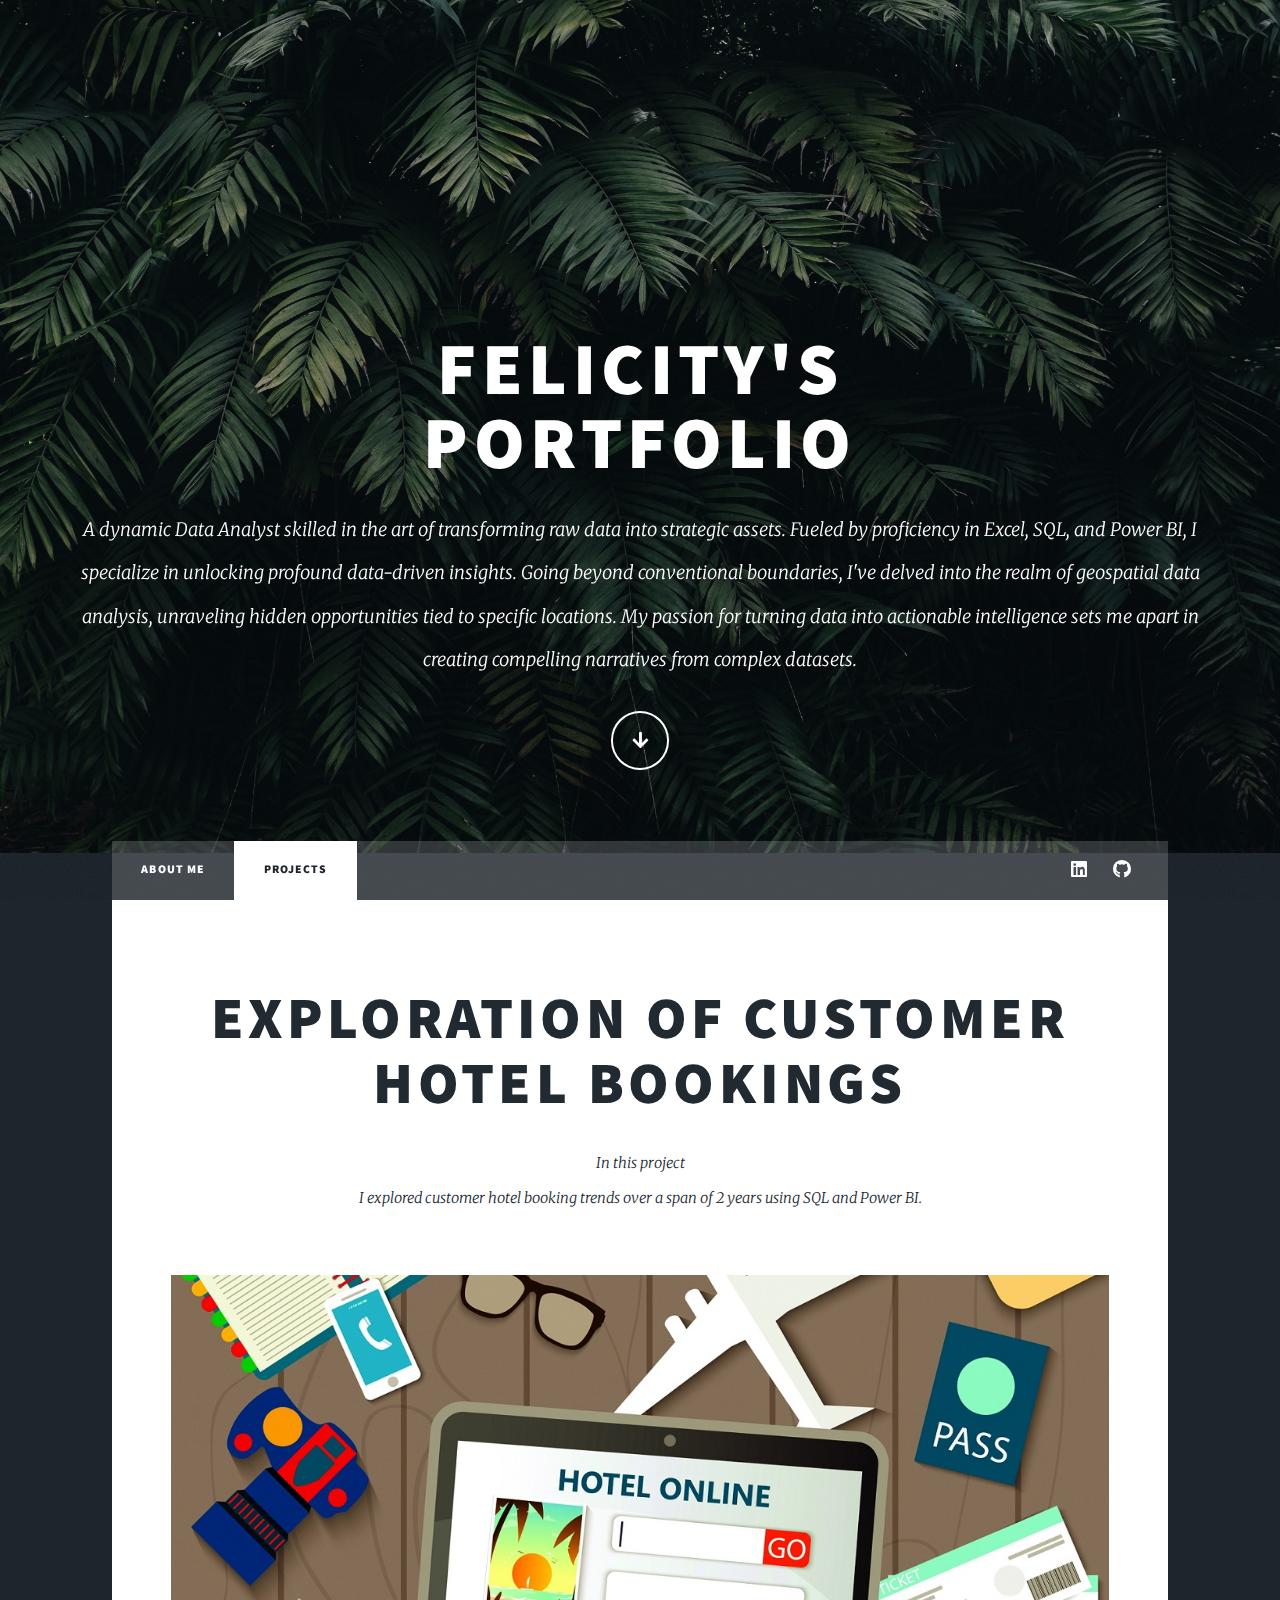
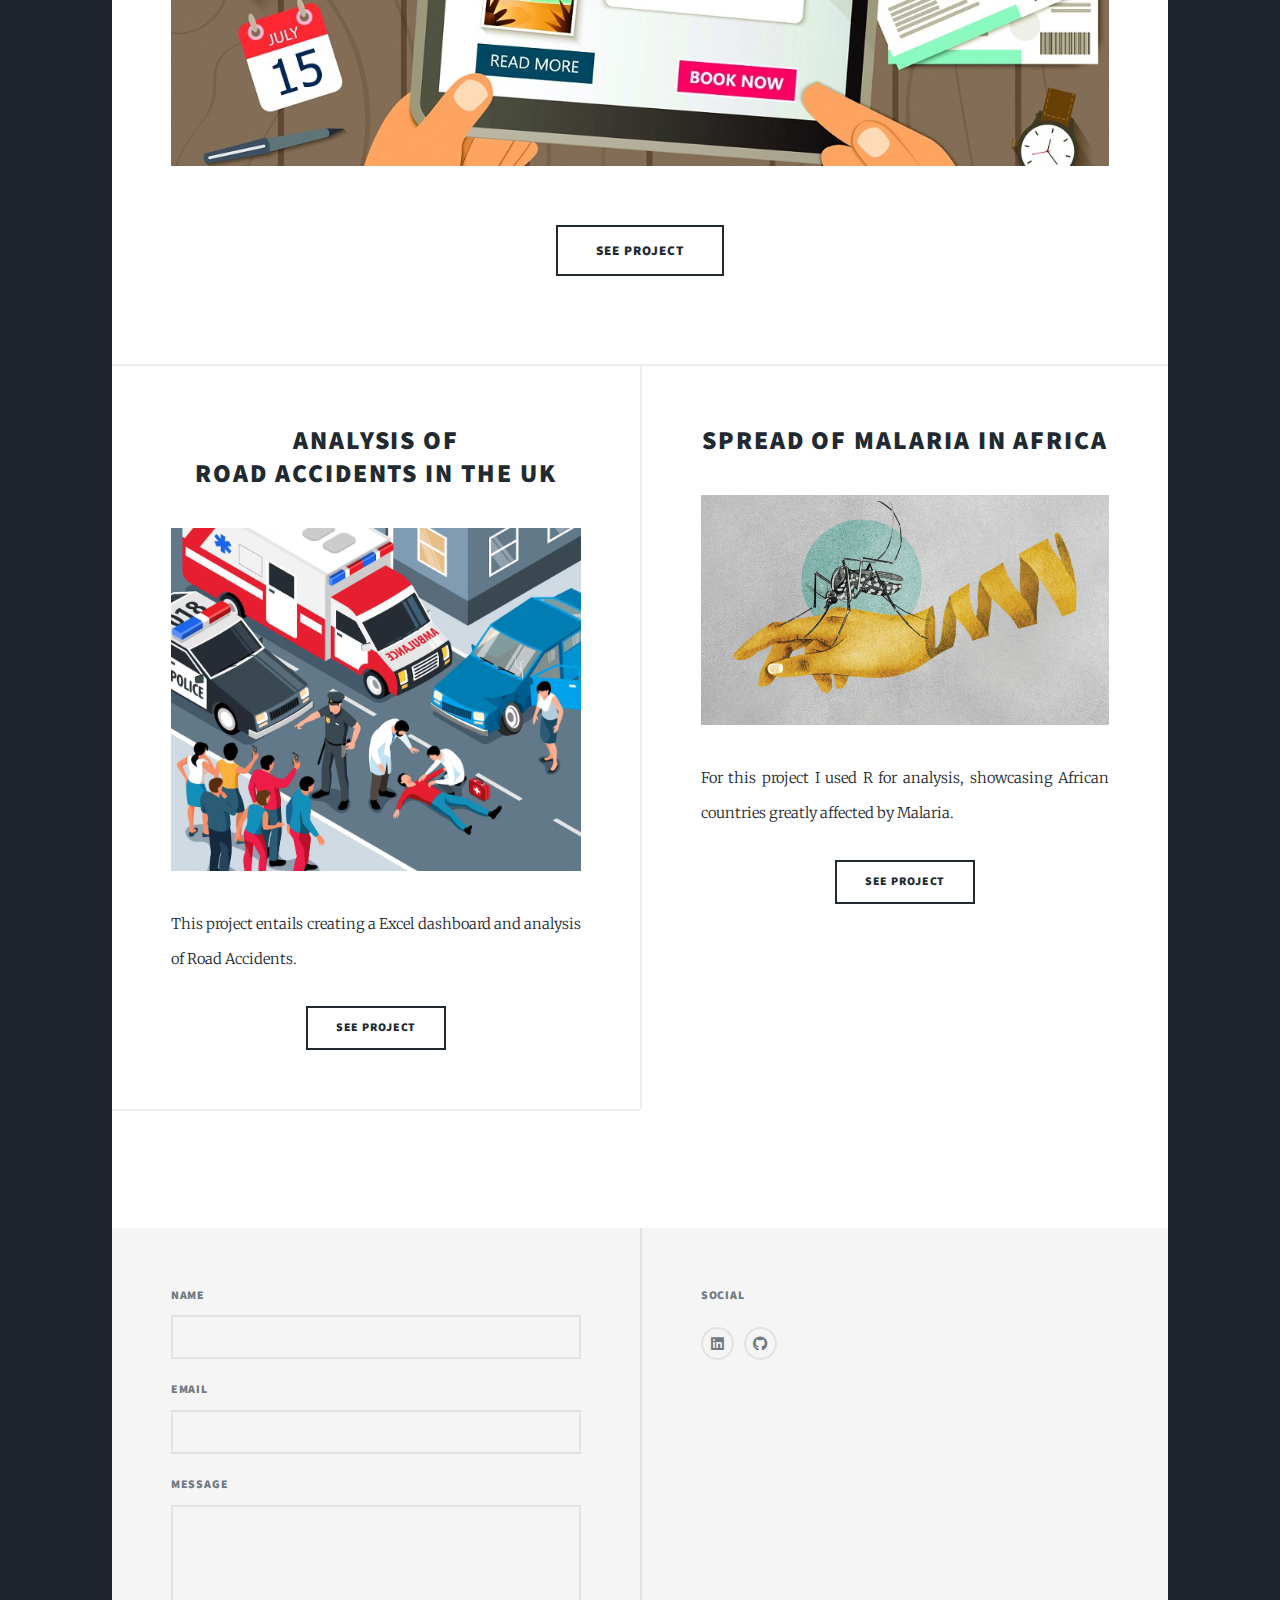
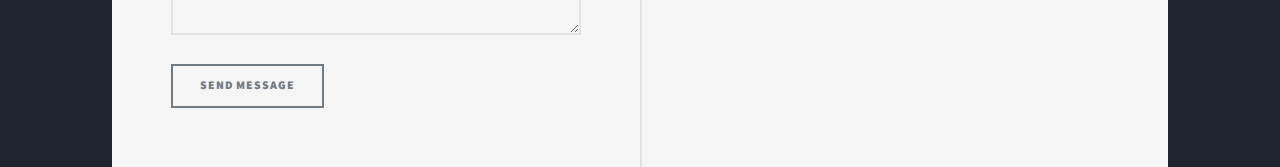
<file: index.html>
<!DOCTYPE HTML>
<!--
	Massively by HTML5 UP
	html5up.net | @ajlkn
	Free for personal and commercial use under the CCA 3.0 license (html5up.net/license)
-->
<html>
	<head>
		<title>Felicity's Portfolio</title>
		<meta charset="utf-8" />
		<meta name="viewport" content="width=device-width, initial-scale=1, user-scalable=no" />
		<link rel="stylesheet" href="assets/css/main.css" />
		<noscript><link rel="stylesheet" href="assets/css/noscript.css" /></noscript>
	</head>
	<body class="is-preload">

		<!-- Wrapper -->
			<div id="wrapper" class="fade-in">

				<!-- Intro -->
					<div id="intro">
						<h1>FELICITY'S<br />
						PORTFOLIO</h1>
						<p>A dynamic Data Analyst skilled in the art of transforming raw data into strategic assets. Fueled by proficiency in Excel, SQL, and Power BI, I specialize in unlocking profound data-driven insights. 
							Going beyond conventional boundaries, I've delved into the realm of geospatial data analysis, unraveling hidden opportunities tied to specific locations. 
							My passion for turning data into actionable intelligence sets me apart in creating compelling narratives from complex datasets.</p>
						<ul class="actions">
							<li><a href="#header" class="button icon solid solo fa-arrow-down scrolly">Continue</a></li>
						</ul>
					</div>

				<!-- Header -->
					<header id="header">
						<a href="index.html" class="logo">Hi There 🙋🏾‍♀️</a>
					</header>

				<!-- Nav -->
					<nav id="nav">
						<ul class="links">
							<li><a href="generic.html">About Me</a></li>
							<li class="active"><a href="index.html">Projects</a></li>
							<!--<li><a href="elements.html">Elements Reference</a></li>-->
						</ul>
						<ul class="icons">
							<!--<li><a href="#" class="icon brands fa-twitter"><span class="label">Twitter</span></a></li>-->
							<!--<li><a href="#" class="icon brands fa-facebook-f"><span class="label">Facebook</span></a></li>-->
							<li><a href="https://www.linkedin.com/in/felicitywanjiru/" class="icon brands fa-linkedin"><span class="label">LinkedIn</span></a></li>
							<li><a href="https://github.com/mukunjufelicity" class="icon brands fa-github"><span class="label">GitHub</span></a></li>
						</ul>
					</nav>

				<!-- Main -->
					<div id="main">

						<!-- Featured Post -->
							<article class="post featured">
								<header class="major">
									<!--<span class="date">April 25, 2017</span>-->
									<h2><a href="https://github.com/mukunjufelicity/Hotel-Booking-Analysis_SQL-Power-BI">EXPLORATION OF CUSTOMER HOTEL BOOKINGS<br />
									</a></h2>
									<p>In this project<br />
									I explored customer hotel booking trends over a span of 2 years using SQL and Power BI.</p>
								</header>
								<a href="https://github.com/mukunjufelicity/Hotel-Booking-Analysis_SQL-Power-BI" class="image main"><img src="images/hotel.jpg" alt="" /></a>
								<ul class="actions special">
									<li><a href="https://github.com/mukunjufelicity/Hotel-Booking-Analysis_SQL-Power-BI" class="button large">SEE PROJECT</a></li>
								</ul>
							</article>

						<!-- Posts -->
							<section class="posts">
								<article>
									<header>
										<!--<span class="date">April 24, 2017</span>-->
										<h2><a href="https://github.com/mukunjufelicity/Road-Accidents-Dashboard_Excel-Analysis">ANALYSIS OF<br />
										ROAD ACCIDENTS IN THE UK</a></h2>
									</header>
									<a href="https://github.com/mukunjufelicity/Road-Accidents-Dashboard_Excel-Analysis" class="image fit"><img src="images/accident.png" alt="" /></a>
									<p>This project entails creating a Excel dashboard and analysis of Road Accidents.</p>
									<ul class="actions special">
										<li><a href="https://github.com/mukunjufelicity/Road-Accidents-Dashboard_Excel-Analysis" class="button">SEE PROJECT</a></li>
									</ul>
								</article>
								<article>
									<header>
										<!--<span class="date">April 22, 2017</span>-->
										<h2><a href="https://github.com/mukunjufelicity/Malaria_in_Africa_R-Map-Analysis">Spread of Malaria in Africa<br />
										</a></h2>
									</header>
									<a href="https://github.com/mukunjufelicity/Malaria_in_Africa_R-Map-Analysis" class="image fit"><img src="images/malaria.jpg" alt="" /></a>
									<p>For this project I used R for analysis, showcasing African countries greatly affected by Malaria.</p>
									<ul class="actions special">
										<li><a href="https://github.com/mukunjufelicity/Malaria_in_Africa_R-Map-Analysis" class="button">SEE PROJECT</a></li>
									</ul>
								</article>
								<article>
									<!--<header>
										<span class="date">April 18, 2017</span>
										<h2><a href="#">Ante mattis<br />
										interdum dolor</a></h2>
									</header>
									<a href="#" class="image fit"><img src="images/pic04.jpg" alt="" /></a>
									<p>Donec eget ex magna. Interdum et malesuada fames ac ante ipsum primis in faucibus. Pellentesque venenatis dolor imperdiet dolor mattis sagittis magna etiam.</p>
									<ul class="actions special">
										<li><a href="#" class="button">Full Story</a></li>
									</ul>
								</article>
								<article>
									<header>
										<span class="date">April 14, 2017</span>
										<h2><a href="#">Tempus sed<br />
										nulla imperdiet</a></h2>
									</header>
									<a href="#" class="image fit"><img src="images/pic05.jpg" alt="" /></a>
									<p>Donec eget ex magna. Interdum et malesuada fames ac ante ipsum primis in faucibus. Pellentesque venenatis dolor imperdiet dolor mattis sagittis magna etiam.</p>
									<ul class="actions special">
										<li><a href="#" class="button">Full Story</a></li>
									</ul>
								</article>
								<article>
									<header>
										<span class="date">April 11, 2017</span>
										<h2><a href="#">Odio magna<br />
										sed consectetur</a></h2>
									</header>
									<a href="#" class="image fit"><img src="images/pic06.jpg" alt="" /></a>
									<p>Donec eget ex magna. Interdum et malesuada fames ac ante ipsum primis in faucibus. Pellentesque venenatis dolor imperdiet dolor mattis sagittis magna etiam.</p>
									<ul class="actions special">
										<li><a href="#" class="button">Full Story</a></li>
									</ul>
								</article>
								<article>
									<header>
										<span class="date">April 7, 2017</span>
										<h2><a href="#">Augue lorem<br />
										primis vestibulum</a></h2>
									</header>
									<a href="#" class="image fit"><img src="images/pic07.jpg" alt="" /></a>
									<p>Donec eget ex magna. Interdum et malesuada fames ac ante ipsum primis in faucibus. Pellentesque venenatis dolor imperdiet dolor mattis sagittis magna etiam.</p>
									<ul class="actions special">
										<li><a href="#" class="button">Full Story</a></li>
									</ul>
								</article>
							</section>-->

						<!-- Footer -->
							<!--<footer>
								<div class="pagination">
									<a href="#" class="previous">Prev</a>
									<a href="#" class="page active">1</a>
									<a href="#" class="page">2</a>
									<a href="#" class="page">3</a>
									<span class="extra">&hellip;</span>
									<a href="#" class="page">8</a>
									<a href="#" class="page">9</a>
									<a href="#" class="page">10</a>
									<a href="#" class="next">Next</a>
								</div>
							</footer>-->

					</div>

				<!-- Footer -->
					<footer id="footer">
						<section>
							<form method="post" action="#">
								<div class="fields">
									<div class="field">
										<label for="name">Name</label>
										<input type="text" name="name" id="name" />
									</div>
									<div class="field">
										<label for="email">Email</label>
										<input type="text" name="email" id="email" />
									</div>
									<div class="field">
										<label for="message">Message</label>
										<textarea name="message" id="message" rows="3"></textarea>
									</div>
								</div>
								<ul class="actions">
									<li><input type="submit" value="Send Message" /></li>
								</ul>
							</form>
						</section>
						<!--<section class="split contact">
							<section class="alt">
								<h3>Address</h3>
								<p>1234 Somewhere Road #87257<br />
								Nashville, TN 00000-0000</p>
							</section>
							<section>
								<h3>Phone</h3>
								<p><a href="#">(000) 000-0000</a></p>
							</section>
							<section>
								<h3>Email</h3>
								<p><a href="#">info@untitled.tld</a></p>
							</section>-->
							<section>
								<h3>Social</h3>
								<ul class="icons alt">
									<!--<li><a href="#" class="icon brands alt fa-twitter"><span class="label">Twitter</span></a></li>-->
									<!--<li><a href="#" class="icon brands alt fa-facebook-f"><span class="label">Facebook</span></a></li>-->
									<li><a href="https://www.linkedin.com/in/felicitywanjiru/" class="icon brands alt fa-linkedin"><span class="label">LinkedIn</span></a></li>
									<li><a href="https://github.com/mukunjufelicity" class="icon brands alt fa-github"><span class="label">GitHub</span></a></li>
								</ul>
							</section>
						</section>
					</footer>

				<!-- Copyright -->
					<!--<div id="copyright">
						<ul><li>&copy; Untitled</li><li>Design: <a href="https://html5up.net">HTML5 UP</a></li></ul>
					</div>-->

			</div>

		<!-- Scripts -->
			<script src="assets/js/jquery.min.js"></script>
			<script src="assets/js/jquery.scrollex.min.js"></script>
			<script src="assets/js/jquery.scrolly.min.js"></script>
			<script src="assets/js/browser.min.js"></script>
			<script src="assets/js/breakpoints.min.js"></script>
			<script src="assets/js/util.js"></script>
			<script src="assets/js/main.js"></script>

	</body>
</html>
</file>
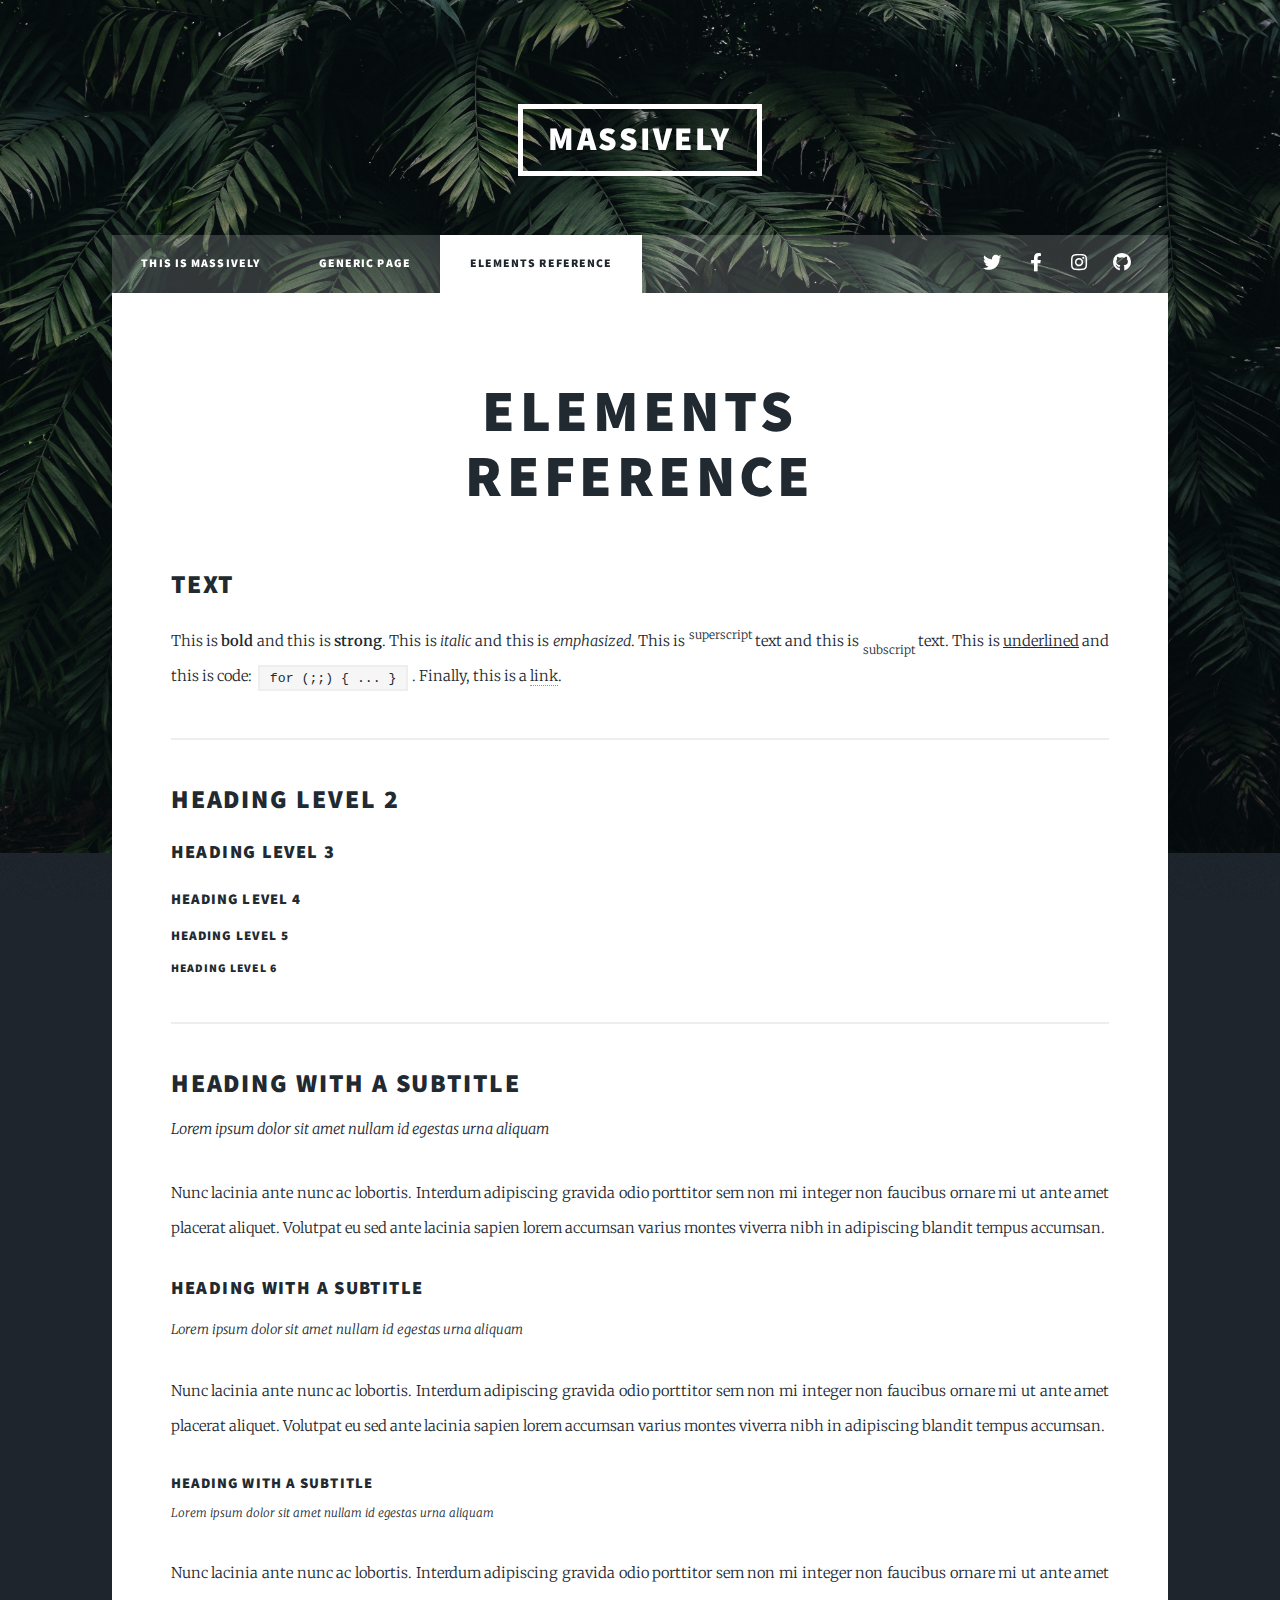
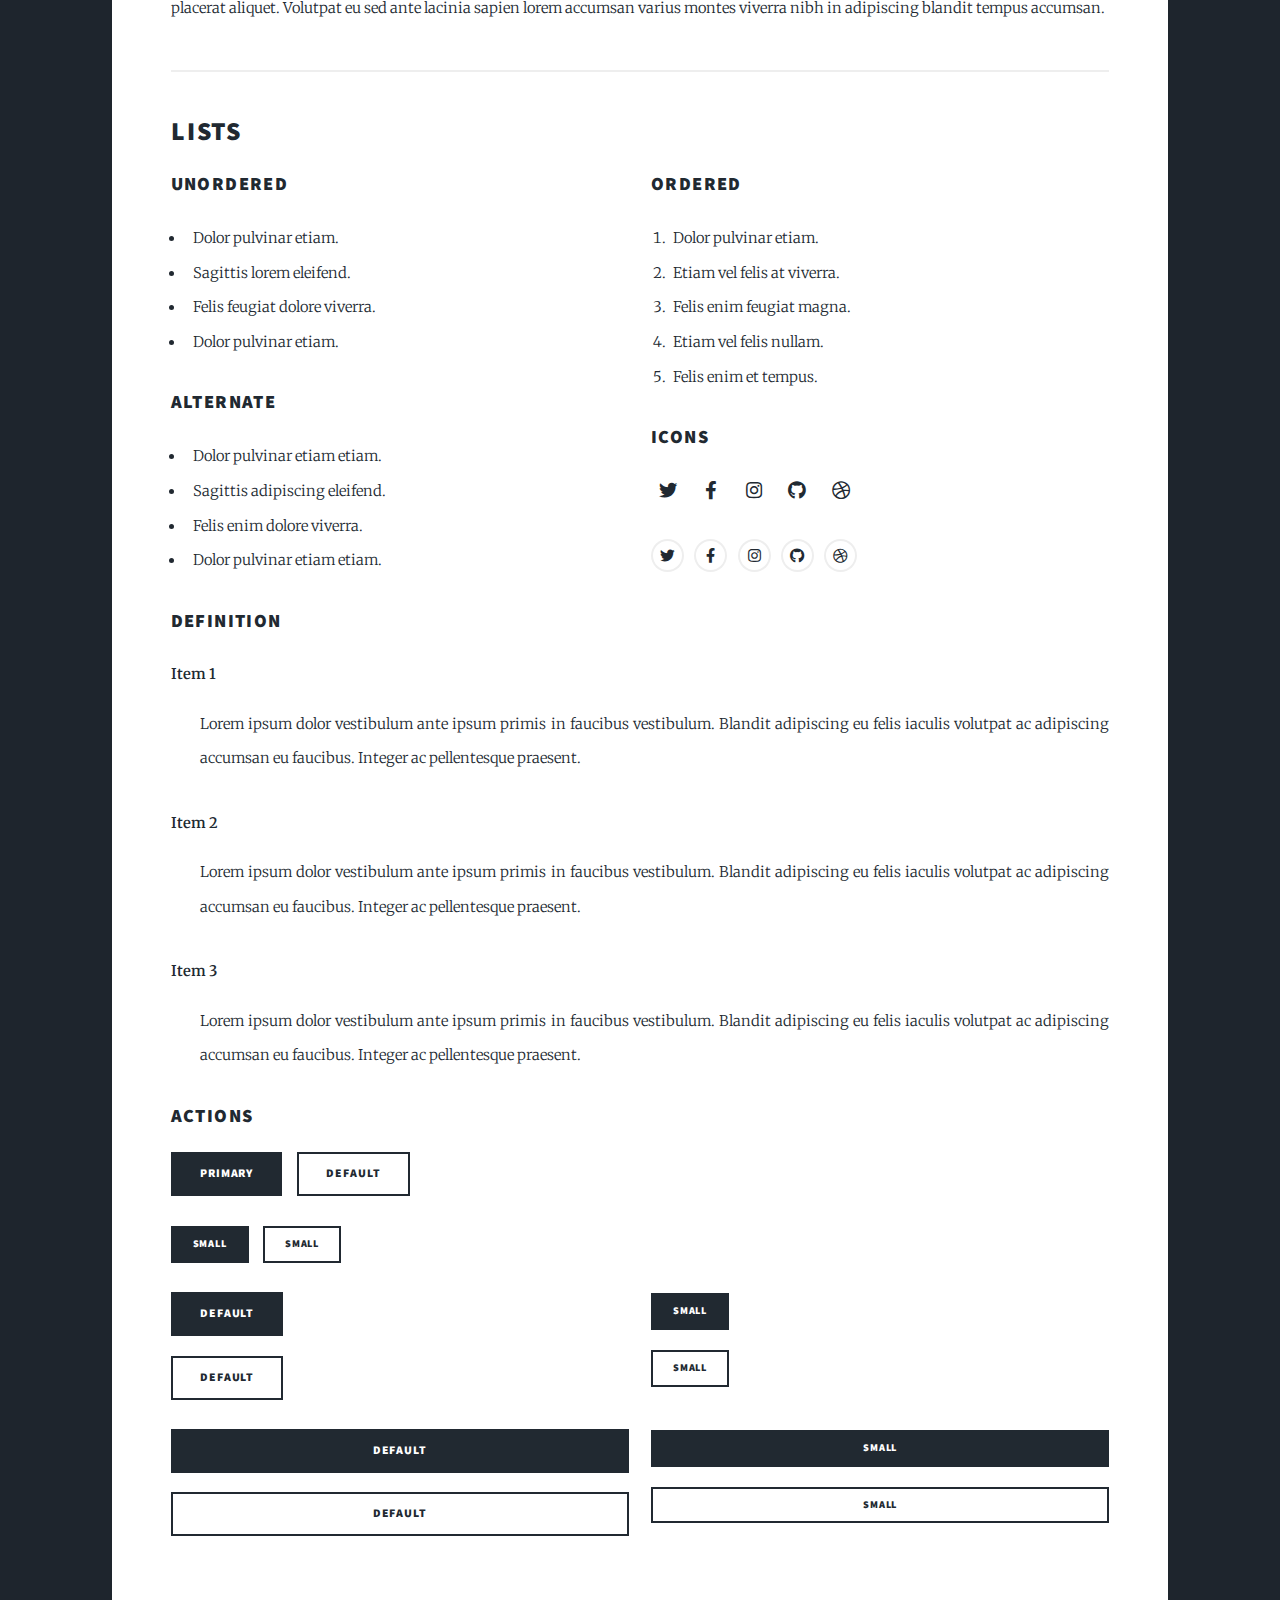
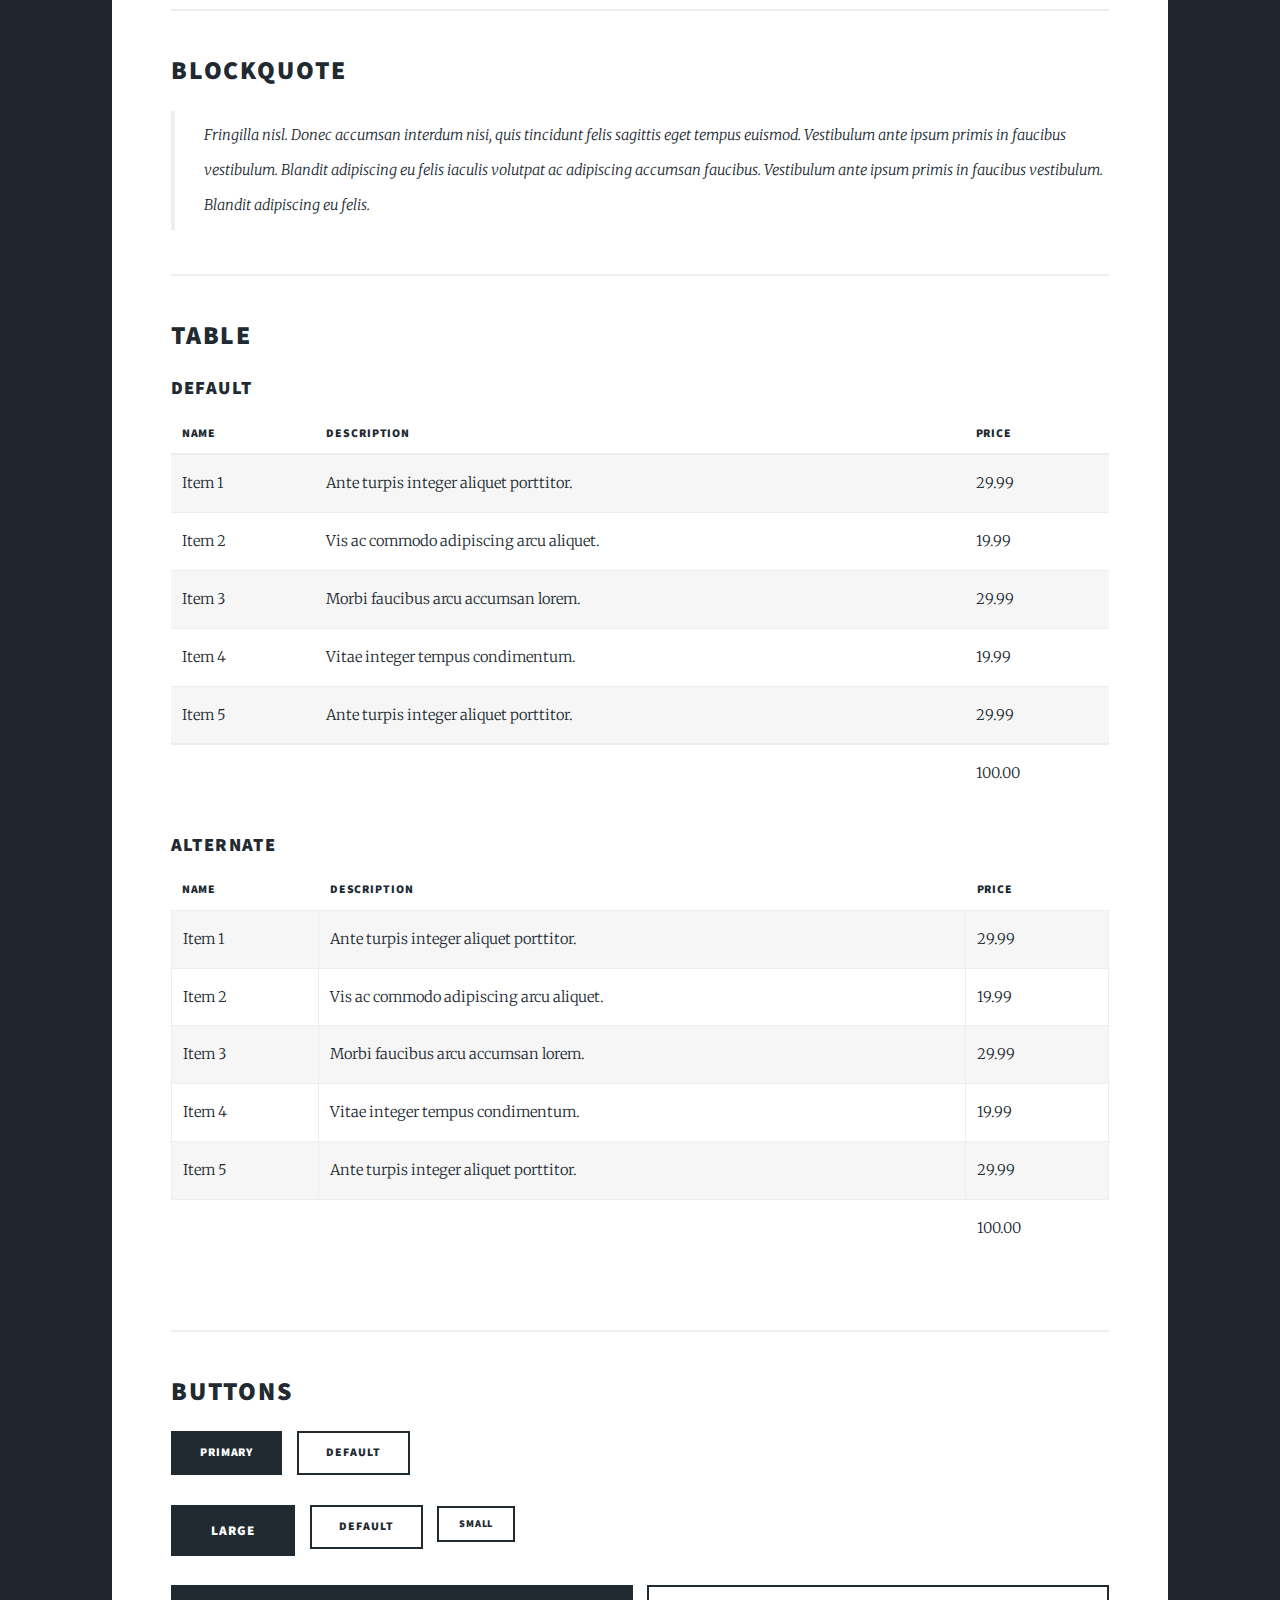
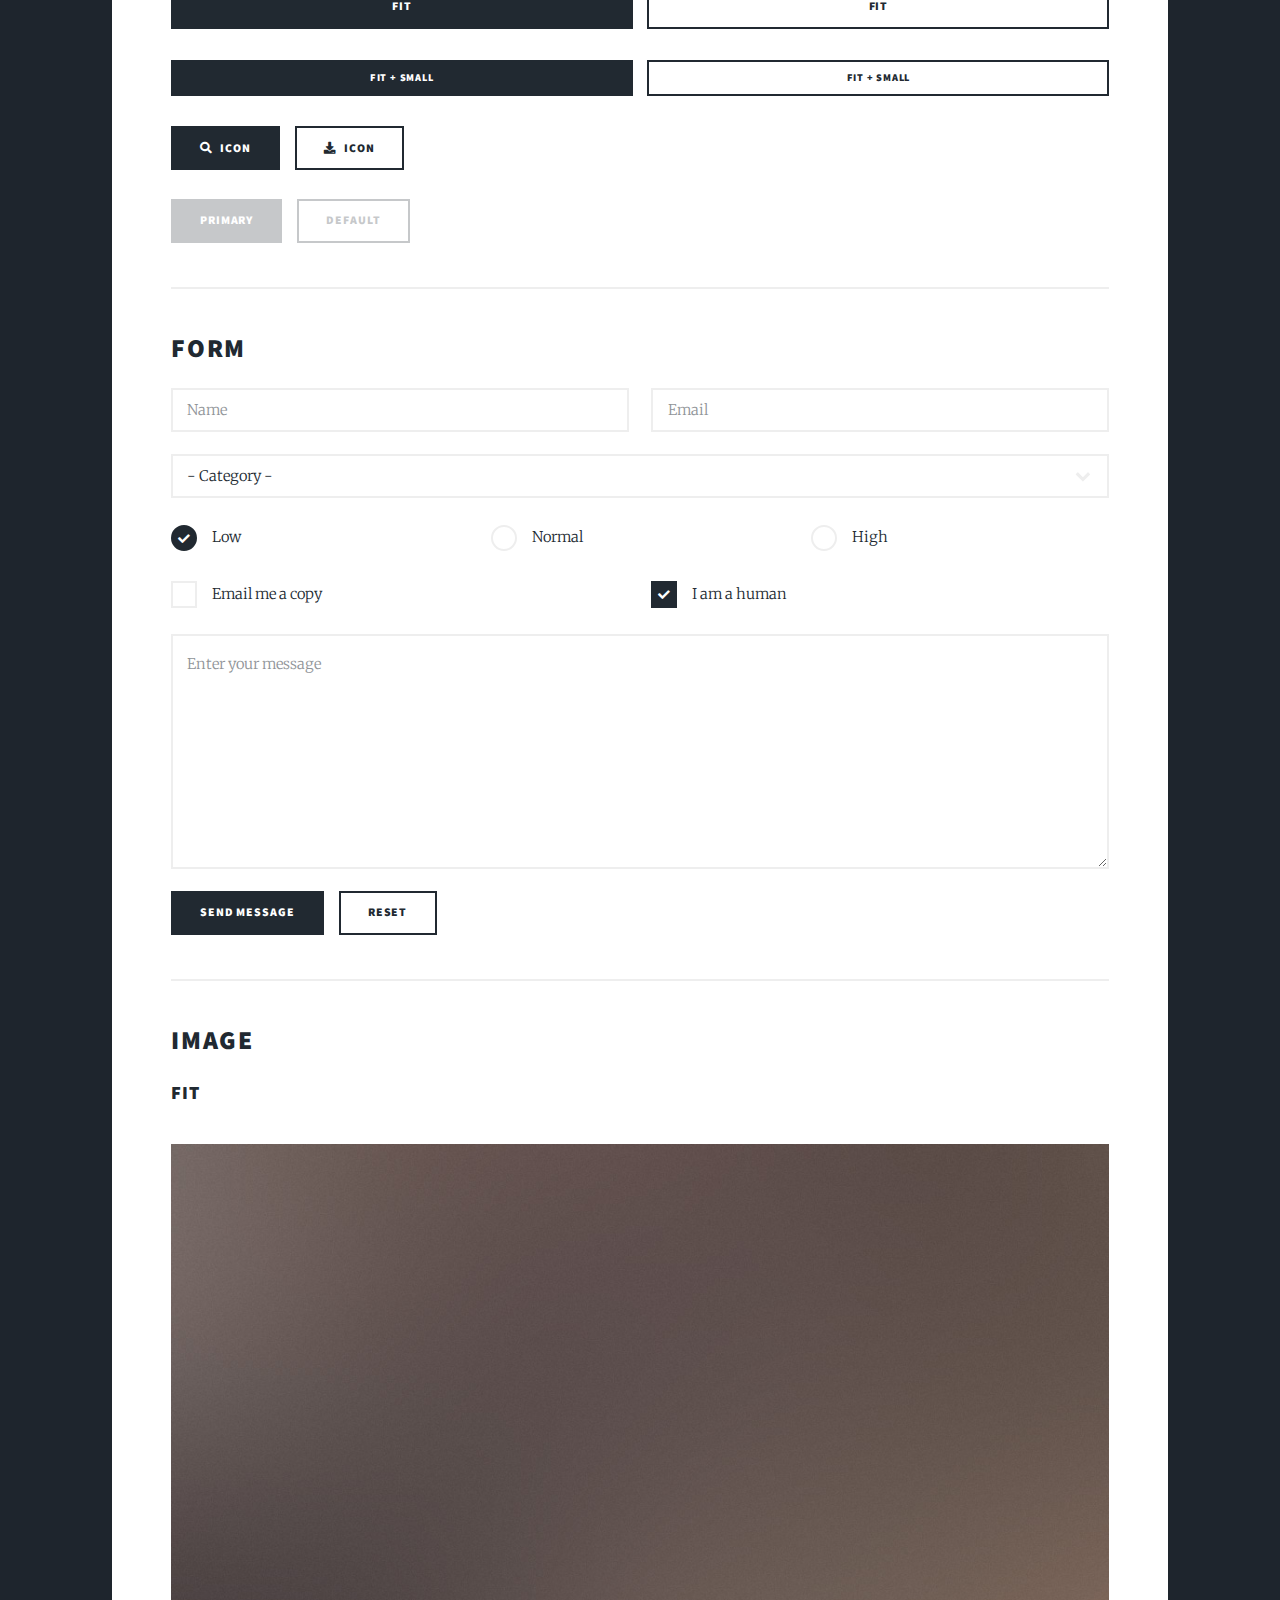
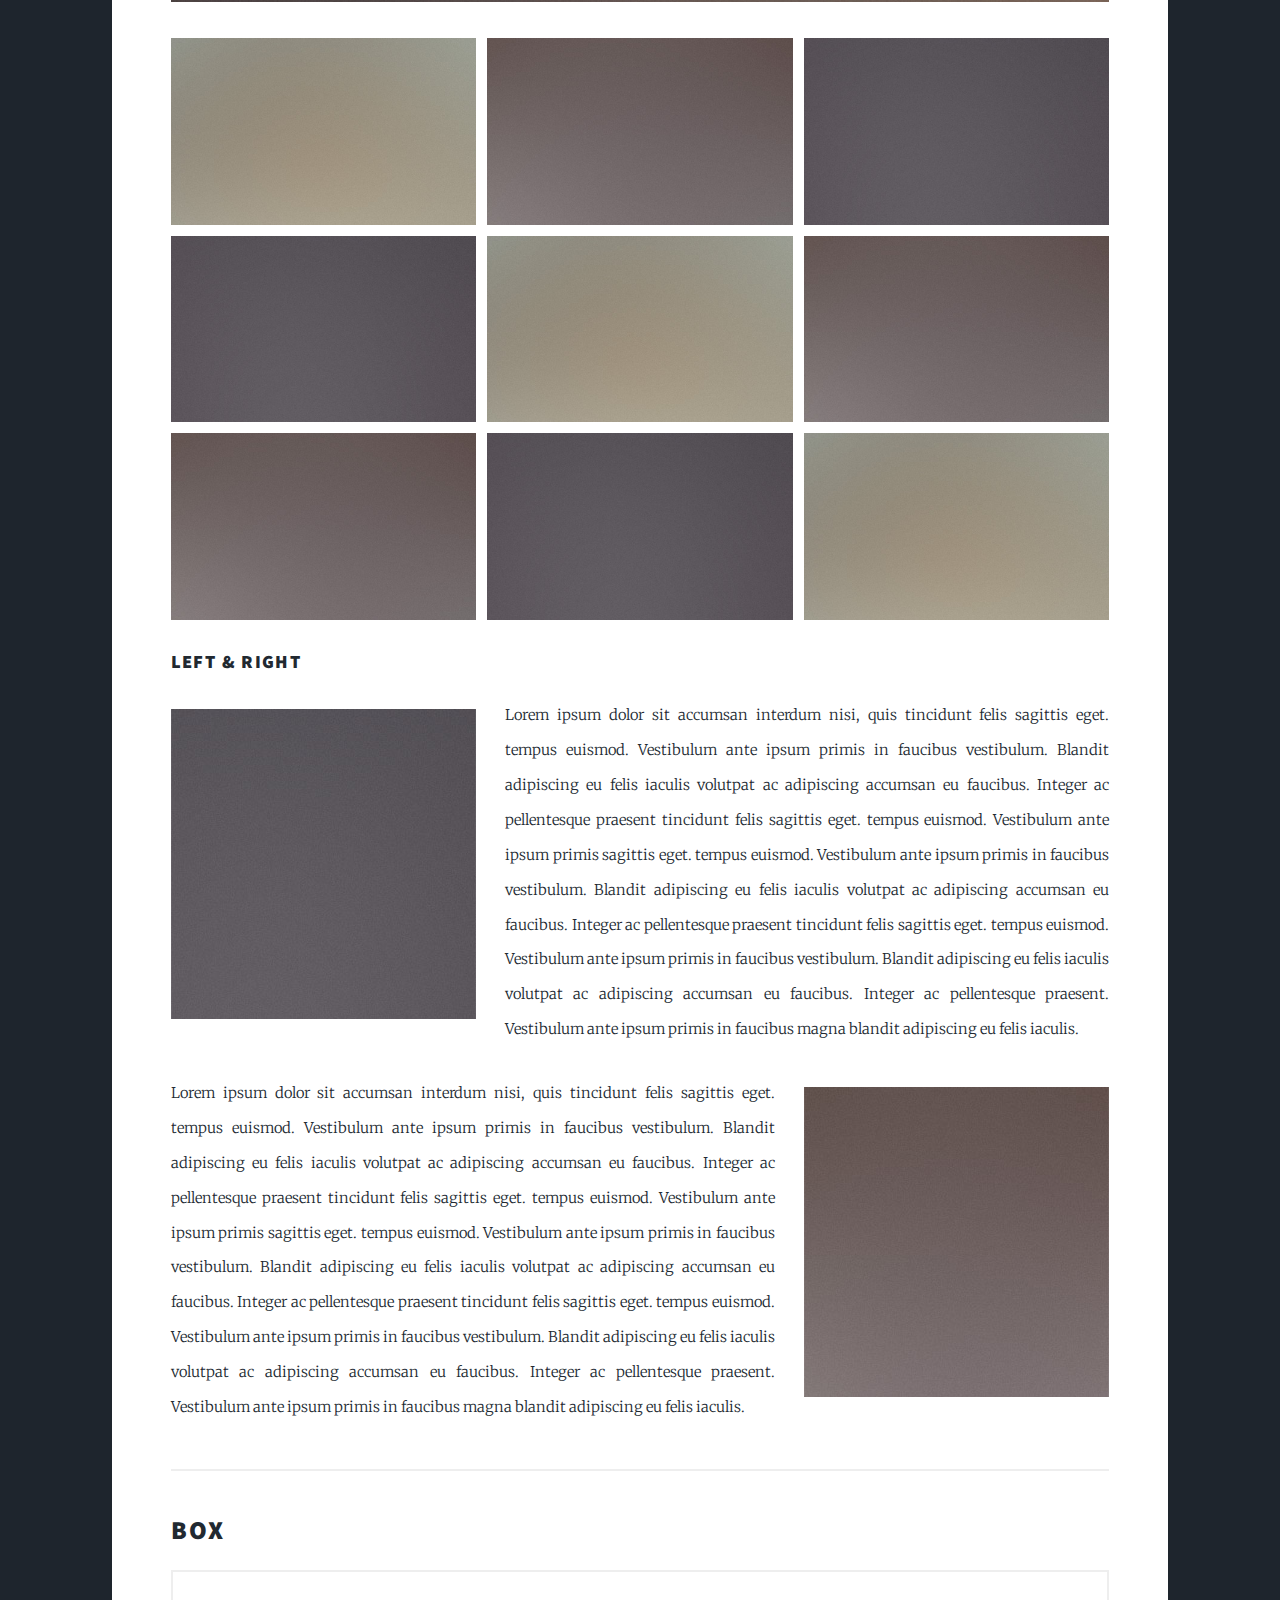
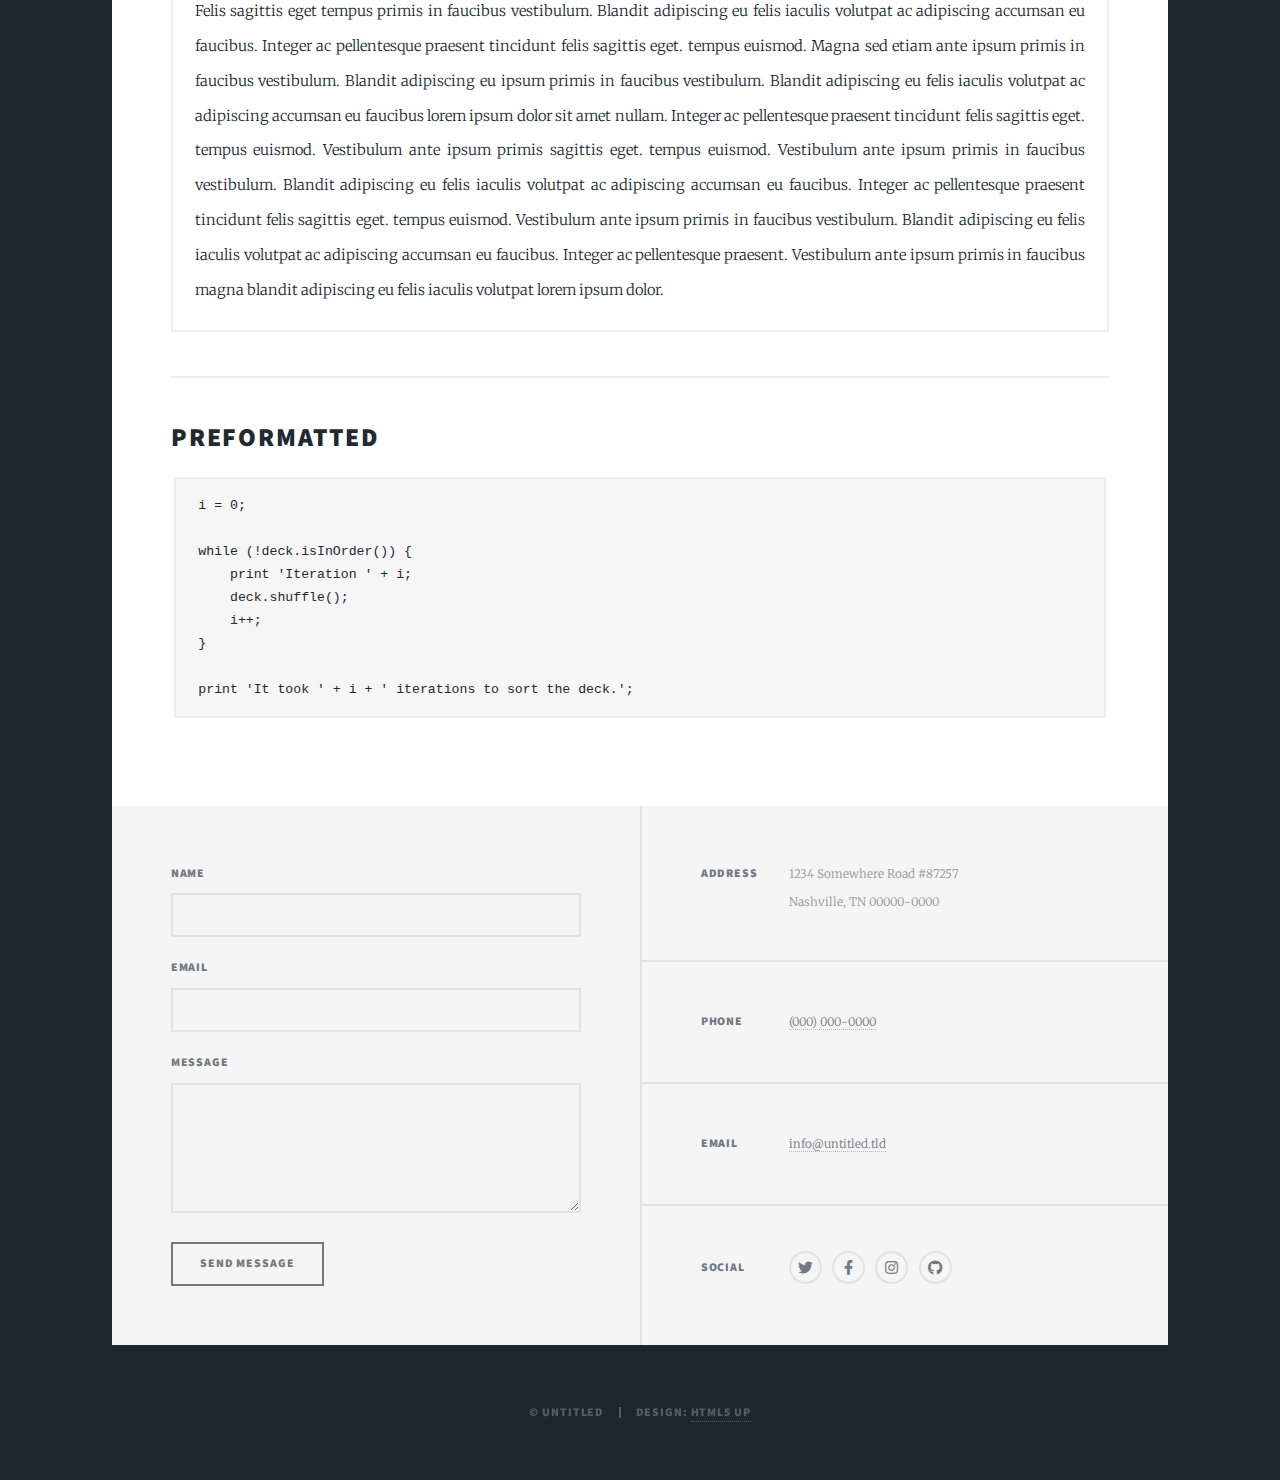
<file: elements.html>
<!DOCTYPE HTML>
<!--
	Massively by HTML5 UP
	html5up.net | @ajlkn
	Free for personal and commercial use under the CCA 3.0 license (html5up.net/license)
-->
<html>
	<head>
		<title>Elements Reference - Massively by HTML5 UP</title>
		<meta charset="utf-8" />
		<meta name="viewport" content="width=device-width, initial-scale=1, user-scalable=no" />
		<link rel="stylesheet" href="assets/css/main.css" />
		<noscript><link rel="stylesheet" href="assets/css/noscript.css" /></noscript>
	</head>
	<body class="is-preload">

		<!-- Wrapper -->
			<div id="wrapper">

				<!-- Header -->
					<header id="header">
						<a href="index.html" class="logo">Massively</a>
					</header>

				<!-- Nav -->
					<nav id="nav">
						<ul class="links">
							<li><a href="index.html">This is Massively</a></li>
							<li><a href="generic.html">Generic Page</a></li>
							<li class="active"><a href="elements.html">Elements Reference</a></li>
						</ul>
						<ul class="icons">
							<li><a href="#" class="icon brands fa-twitter"><span class="label">Twitter</span></a></li>
							<li><a href="#" class="icon brands fa-facebook-f"><span class="label">Facebook</span></a></li>
							<li><a href="#" class="icon brands fa-instagram"><span class="label">Instagram</span></a></li>
							<li><a href="#" class="icon brands fa-github"><span class="label">GitHub</span></a></li>
						</ul>
					</nav>

				<!-- Main -->
					<div id="main">

						<!-- Post -->
							<section class="post">
								<header class="major">
									<h1>Elements<br />
									Reference</h1>
								</header>

								<!-- Text stuff -->
									<h2>Text</h2>
									<p>This is <b>bold</b> and this is <strong>strong</strong>. This is <i>italic</i> and this is <em>emphasized</em>.
									This is <sup>superscript</sup> text and this is <sub>subscript</sub> text.
									This is <u>underlined</u> and this is code: <code>for (;;) { ... }</code>.
									Finally, this is a <a href="#">link</a>.</p>
									<hr />
									<h2>Heading Level 2</h2>
									<h3>Heading Level 3</h3>
									<h4>Heading Level 4</h4>
									<h5>Heading Level 5</h5>
									<h6>Heading Level 6</h6>
									<hr />
									<header>
										<h2>Heading with a Subtitle</h2>
										<p>Lorem ipsum dolor sit amet nullam id egestas urna aliquam</p>
									</header>
									<p>Nunc lacinia ante nunc ac lobortis. Interdum adipiscing gravida odio porttitor sem non mi integer non faucibus ornare mi ut ante amet placerat aliquet. Volutpat eu sed ante lacinia sapien lorem accumsan varius montes viverra nibh in adipiscing blandit tempus accumsan.</p>
									<header>
										<h3>Heading with a Subtitle</h3>
										<p>Lorem ipsum dolor sit amet nullam id egestas urna aliquam</p>
									</header>
									<p>Nunc lacinia ante nunc ac lobortis. Interdum adipiscing gravida odio porttitor sem non mi integer non faucibus ornare mi ut ante amet placerat aliquet. Volutpat eu sed ante lacinia sapien lorem accumsan varius montes viverra nibh in adipiscing blandit tempus accumsan.</p>
									<header>
										<h4>Heading with a Subtitle</h4>
										<p>Lorem ipsum dolor sit amet nullam id egestas urna aliquam</p>
									</header>
									<p>Nunc lacinia ante nunc ac lobortis. Interdum adipiscing gravida odio porttitor sem non mi integer non faucibus ornare mi ut ante amet placerat aliquet. Volutpat eu sed ante lacinia sapien lorem accumsan varius montes viverra nibh in adipiscing blandit tempus accumsan.</p>

									<hr />

								<!-- Lists -->
									<h2>Lists</h2>
									<div class="row">
										<div class="col-6 col-12-small">

											<h3>Unordered</h3>
											<ul>
												<li>Dolor pulvinar etiam.</li>
												<li>Sagittis lorem eleifend.</li>
												<li>Felis feugiat dolore viverra.</li>
												<li>Dolor pulvinar etiam.</li>
											</ul>

											<h3>Alternate</h3>
											<ul class="alt">
												<li>Dolor pulvinar etiam etiam.</li>
												<li>Sagittis adipiscing eleifend.</li>
												<li>Felis enim dolore viverra.</li>
												<li>Dolor pulvinar etiam etiam.</li>
											</ul>

										</div>
										<div class="col-6 col-12-small">

											<h3>Ordered</h3>
											<ol>
												<li>Dolor pulvinar etiam.</li>
												<li>Etiam vel felis at viverra.</li>
												<li>Felis enim feugiat magna.</li>
												<li>Etiam vel felis nullam.</li>
												<li>Felis enim et tempus.</li>
											</ol>

											<h3>Icons</h3>
											<ul class="icons">
												<li><a href="#" class="icon brands fa-twitter"><span class="label">Twitter</span></a></li>
												<li><a href="#" class="icon brands fa-facebook-f"><span class="label">Facebook</span></a></li>
												<li><a href="#" class="icon brands fa-instagram"><span class="label">Instagram</span></a></li>
												<li><a href="#" class="icon brands fa-github"><span class="label">Github</span></a></li>
												<li><a href="#" class="icon brands fa-dribbble"><span class="label">Dribbble</span></a></li>
											</ul>
											<ul class="icons alt">
												<li><a href="#" class="icon brands alt fa-twitter"><span class="label">Twitter</span></a></li>
												<li><a href="#" class="icon brands alt fa-facebook-f"><span class="label">Facebook</span></a></li>
												<li><a href="#" class="icon brands alt fa-instagram"><span class="label">Instagram</span></a></li>
												<li><a href="#" class="icon brands alt fa-github"><span class="label">Github</span></a></li>
												<li><a href="#" class="icon brands alt fa-dribbble"><span class="label">Dribbble</span></a></li>
											</ul>

										</div>
									</div>
									<h3>Definition</h3>
									<dl>
										<dt>Item 1</dt>
										<dd>
											<p>Lorem ipsum dolor vestibulum ante ipsum primis in faucibus vestibulum. Blandit adipiscing eu felis iaculis volutpat ac adipiscing accumsan eu faucibus. Integer ac pellentesque praesent.</p>
										</dd>
										<dt>Item 2</dt>
										<dd>
											<p>Lorem ipsum dolor vestibulum ante ipsum primis in faucibus vestibulum. Blandit adipiscing eu felis iaculis volutpat ac adipiscing accumsan eu faucibus. Integer ac pellentesque praesent.</p>
										</dd>
										<dt>Item 3</dt>
										<dd>
											<p>Lorem ipsum dolor vestibulum ante ipsum primis in faucibus vestibulum. Blandit adipiscing eu felis iaculis volutpat ac adipiscing accumsan eu faucibus. Integer ac pellentesque praesent.</p>
										</dd>
									</dl>

									<h3>Actions</h3>
									<ul class="actions">
										<li><a href="#" class="button primary">Primary</a></li>
										<li><a href="#" class="button">Default</a></li>
									</ul>
									<ul class="actions small">
										<li><a href="#" class="button primary small">Small</a></li>
										<li><a href="#" class="button small">Small</a></li>
									</ul>
									<div class="row">
										<div class="col-6 col-12-small">
											<ul class="actions stacked">
												<li><a href="#" class="button primary">Default</a></li>
												<li><a href="#" class="button">Default</a></li>
											</ul>
										</div>
										<div class="col-6 col-12-small">
											<ul class="actions stacked">
												<li><a href="#" class="button primary small">Small</a></li>
												<li><a href="#" class="button small">Small</a></li>
											</ul>
										</div>
									</div>
									<div class="row">
										<div class="col-6 col-12-small">
											<ul class="actions stacked">
												<li><a href="#" class="button primary fit">Default</a></li>
												<li><a href="#" class="button fit">Default</a></li>
											</ul>
										</div>
										<div class="col-6 col-12-small">
											<ul class="actions stacked">
												<li><a href="#" class="button primary small fit">Small</a></li>
												<li><a href="#" class="button small fit">Small</a></li>
											</ul>
										</div>
									</div>

									<hr />

								<!-- Blockquote -->
									<h2>Blockquote</h2>
									<blockquote>Fringilla nisl. Donec accumsan interdum nisi, quis tincidunt felis sagittis eget tempus euismod. Vestibulum ante ipsum primis in faucibus vestibulum. Blandit adipiscing eu felis iaculis volutpat ac adipiscing accumsan faucibus. Vestibulum ante ipsum primis in faucibus vestibulum. Blandit adipiscing eu felis.</blockquote>

									<hr />

								<!-- Table -->
									<h2>Table</h2>

									<h3>Default</h3>
									<div class="table-wrapper">
										<table>
											<thead>
												<tr>
													<th>Name</th>
													<th>Description</th>
													<th>Price</th>
												</tr>
											</thead>
											<tbody>
												<tr>
													<td>Item 1</td>
													<td>Ante turpis integer aliquet porttitor.</td>
													<td>29.99</td>
												</tr>
												<tr>
													<td>Item 2</td>
													<td>Vis ac commodo adipiscing arcu aliquet.</td>
													<td>19.99</td>
												</tr>
												<tr>
													<td>Item 3</td>
													<td> Morbi faucibus arcu accumsan lorem.</td>
													<td>29.99</td>
												</tr>
												<tr>
													<td>Item 4</td>
													<td>Vitae integer tempus condimentum.</td>
													<td>19.99</td>
												</tr>
												<tr>
													<td>Item 5</td>
													<td>Ante turpis integer aliquet porttitor.</td>
													<td>29.99</td>
												</tr>
											</tbody>
											<tfoot>
												<tr>
													<td colspan="2"></td>
													<td>100.00</td>
												</tr>
											</tfoot>
										</table>
									</div>

									<h3>Alternate</h3>
									<div class="table-wrapper">
										<table class="alt">
											<thead>
												<tr>
													<th>Name</th>
													<th>Description</th>
													<th>Price</th>
												</tr>
											</thead>
											<tbody>
												<tr>
													<td>Item 1</td>
													<td>Ante turpis integer aliquet porttitor.</td>
													<td>29.99</td>
												</tr>
												<tr>
													<td>Item 2</td>
													<td>Vis ac commodo adipiscing arcu aliquet.</td>
													<td>19.99</td>
												</tr>
												<tr>
													<td>Item 3</td>
													<td> Morbi faucibus arcu accumsan lorem.</td>
													<td>29.99</td>
												</tr>
												<tr>
													<td>Item 4</td>
													<td>Vitae integer tempus condimentum.</td>
													<td>19.99</td>
												</tr>
												<tr>
													<td>Item 5</td>
													<td>Ante turpis integer aliquet porttitor.</td>
													<td>29.99</td>
												</tr>
											</tbody>
											<tfoot>
												<tr>
													<td colspan="2"></td>
													<td>100.00</td>
												</tr>
											</tfoot>
										</table>
									</div>

									<hr />

								<!-- Buttons -->
									<h2>Buttons</h2>
									<ul class="actions">
										<li><a href="#" class="button primary">Primary</a></li>
										<li><a href="#" class="button">Default</a></li>
									</ul>
									<ul class="actions">
										<li><a href="#" class="button primary large">Large</a></li>
										<li><a href="#" class="button">Default</a></li>
										<li><a href="#" class="button small">Small</a></li>
									</ul>
									<ul class="actions fit">
										<li><a href="#" class="button primary fit">Fit</a></li>
										<li><a href="#" class="button fit">Fit</a></li>
									</ul>
									<ul class="actions fit small">
										<li><a href="#" class="button primary fit small">Fit + Small</a></li>
										<li><a href="#" class="button fit small">Fit + Small</a></li>
									</ul>
									<ul class="actions">
										<li><a href="#" class="button primary icon solid fa-search">Icon</a></li>
										<li><a href="#" class="button icon solid fa-download">Icon</a></li>
									</ul>
									<ul class="actions">
										<li><span class="button primary disabled">Primary</span></li>
										<li><span class="button disabled">Default</span></li>
									</ul>

									<hr />

								<!-- Form -->
									<h2>Form</h2>

									<form method="post" action="#">
										<div class="row gtr-uniform">
											<div class="col-6 col-12-xsmall">
												<input type="text" name="demo-name" id="demo-name" value="" placeholder="Name" />
											</div>
											<div class="col-6 col-12-xsmall">
												<input type="email" name="demo-email" id="demo-email" value="" placeholder="Email" />
											</div>
											<!-- Break -->
											<div class="col-12">
												<select name="demo-category" id="demo-category">
													<option value="">- Category -</option>
													<option value="1">Manufacturing</option>
													<option value="1">Shipping</option>
													<option value="1">Administration</option>
													<option value="1">Human Resources</option>
												</select>
											</div>
											<!-- Break -->
											<div class="col-4 col-12-small">
												<input type="radio" id="demo-priority-low" name="demo-priority" checked>
												<label for="demo-priority-low">Low</label>
											</div>
											<div class="col-4 col-12-small">
												<input type="radio" id="demo-priority-normal" name="demo-priority">
												<label for="demo-priority-normal">Normal</label>
											</div>
											<div class="col-4 col-12-small">
												<input type="radio" id="demo-priority-high" name="demo-priority">
												<label for="demo-priority-high">High</label>
											</div>
											<!-- Break -->
											<div class="col-6 col-12-small">
												<input type="checkbox" id="demo-copy" name="demo-copy">
												<label for="demo-copy">Email me a copy</label>
											</div>
											<div class="col-6 col-12-small">
												<input type="checkbox" id="demo-human" name="demo-human" checked>
												<label for="demo-human">I am a human</label>
											</div>
											<!-- Break -->
											<div class="col-12">
												<textarea name="demo-message" id="demo-message" placeholder="Enter your message" rows="6"></textarea>
											</div>
											<!-- Break -->
											<div class="col-12">
												<ul class="actions">
													<li><input type="submit" value="Send Message" class="primary" /></li>
													<li><input type="reset" value="Reset" /></li>
												</ul>
											</div>
										</div>
									</form>

									<hr />

								<!-- Image -->
									<h2>Image</h2>

									<h3>Fit</h3>
									<span class="image fit"><img src="images/pic01.jpg" alt="" /></span>
									<div class="box alt">
										<div class="row gtr-50 gtr-uniform">
											<div class="col-4"><span class="image fit"><img src="images/pic02.jpg" alt="" /></span></div>
											<div class="col-4"><span class="image fit"><img src="images/pic03.jpg" alt="" /></span></div>
											<div class="col-4"><span class="image fit"><img src="images/pic04.jpg" alt="" /></span></div>
											<!-- Break -->
											<div class="col-4"><span class="image fit"><img src="images/pic04.jpg" alt="" /></span></div>
											<div class="col-4"><span class="image fit"><img src="images/pic02.jpg" alt="" /></span></div>
											<div class="col-4"><span class="image fit"><img src="images/pic03.jpg" alt="" /></span></div>
											<!-- Break -->
											<div class="col-4"><span class="image fit"><img src="images/pic03.jpg" alt="" /></span></div>
											<div class="col-4"><span class="image fit"><img src="images/pic04.jpg" alt="" /></span></div>
											<div class="col-4"><span class="image fit"><img src="images/pic02.jpg" alt="" /></span></div>
										</div>
									</div>

									<h3>Left &amp; Right</h3>
									<p><span class="image left"><img src="images/pic08.jpg" alt="" /></span>Lorem ipsum dolor sit accumsan interdum nisi, quis tincidunt felis sagittis eget. tempus euismod. Vestibulum ante ipsum primis in faucibus vestibulum. Blandit adipiscing eu felis iaculis volutpat ac adipiscing accumsan eu faucibus. Integer ac pellentesque praesent tincidunt felis sagittis eget. tempus euismod. Vestibulum ante ipsum primis sagittis eget. tempus euismod. Vestibulum ante ipsum primis in faucibus vestibulum. Blandit adipiscing eu felis iaculis volutpat ac adipiscing accumsan eu faucibus. Integer ac pellentesque praesent tincidunt felis sagittis eget. tempus euismod. Vestibulum ante ipsum primis in faucibus vestibulum. Blandit adipiscing eu felis iaculis volutpat ac adipiscing accumsan eu faucibus. Integer ac pellentesque praesent. Vestibulum ante ipsum primis in faucibus magna blandit adipiscing eu felis iaculis.</p>
									<p><span class="image right"><img src="images/pic09.jpg" alt="" /></span>Lorem ipsum dolor sit accumsan interdum nisi, quis tincidunt felis sagittis eget. tempus euismod. Vestibulum ante ipsum primis in faucibus vestibulum. Blandit adipiscing eu felis iaculis volutpat ac adipiscing accumsan eu faucibus. Integer ac pellentesque praesent tincidunt felis sagittis eget. tempus euismod. Vestibulum ante ipsum primis sagittis eget. tempus euismod. Vestibulum ante ipsum primis in faucibus vestibulum. Blandit adipiscing eu felis iaculis volutpat ac adipiscing accumsan eu faucibus. Integer ac pellentesque praesent tincidunt felis sagittis eget. tempus euismod. Vestibulum ante ipsum primis in faucibus vestibulum. Blandit adipiscing eu felis iaculis volutpat ac adipiscing accumsan eu faucibus. Integer ac pellentesque praesent. Vestibulum ante ipsum primis in faucibus magna blandit adipiscing eu felis iaculis.</p>

									<hr />

								<!-- Box -->
									<h2>Box</h2>
									<div class="box">
										<p>Felis sagittis eget tempus primis in faucibus vestibulum. Blandit adipiscing eu felis iaculis volutpat ac adipiscing accumsan eu faucibus. Integer ac pellentesque praesent tincidunt felis sagittis eget. tempus euismod. Magna sed etiam ante ipsum primis in faucibus vestibulum. Blandit adipiscing eu ipsum primis in faucibus vestibulum. Blandit adipiscing eu felis iaculis volutpat ac adipiscing accumsan eu faucibus lorem ipsum dolor sit amet nullam. Integer ac pellentesque praesent tincidunt felis sagittis eget. tempus euismod. Vestibulum ante ipsum primis sagittis eget. tempus euismod. Vestibulum ante ipsum primis in faucibus vestibulum. Blandit adipiscing eu felis iaculis volutpat ac adipiscing accumsan eu faucibus. Integer ac pellentesque praesent tincidunt felis sagittis eget. tempus euismod. Vestibulum ante ipsum primis in faucibus vestibulum. Blandit adipiscing eu felis iaculis volutpat ac adipiscing accumsan eu faucibus. Integer ac pellentesque praesent. Vestibulum ante ipsum primis in faucibus magna blandit adipiscing eu felis iaculis volutpat lorem ipsum dolor.</p>
									</div>

									<hr />

								<!-- Preformatted Code -->
									<h2>Preformatted</h2>
									<pre><code>i = 0;

while (!deck.isInOrder()) {
    print 'Iteration ' + i;
    deck.shuffle();
    i++;
}

print 'It took ' + i + ' iterations to sort the deck.';
</code></pre>

							</section>

					</div>

				<!-- Footer -->
					<footer id="footer">
						<section>
							<form method="post" action="#">
								<div class="fields">
									<div class="field">
										<label for="name">Name</label>
										<input type="text" name="name" id="name" />
									</div>
									<div class="field">
										<label for="email">Email</label>
										<input type="text" name="email" id="email" />
									</div>
									<div class="field">
										<label for="message">Message</label>
										<textarea name="message" id="message" rows="3"></textarea>
									</div>
								</div>
								<ul class="actions">
									<li><input type="submit" value="Send Message" /></li>
								</ul>
							</form>
						</section>
						<section class="split contact">
							<section class="alt">
								<h3>Address</h3>
								<p>1234 Somewhere Road #87257<br />
								Nashville, TN 00000-0000</p>
							</section>
							<section>
								<h3>Phone</h3>
								<p><a href="#">(000) 000-0000</a></p>
							</section>
							<section>
								<h3>Email</h3>
								<p><a href="#">info@untitled.tld</a></p>
							</section>
							<section>
								<h3>Social</h3>
								<ul class="icons alt">
									<li><a href="#" class="icon brands alt fa-twitter"><span class="label">Twitter</span></a></li>
									<li><a href="#" class="icon brands alt fa-facebook-f"><span class="label">Facebook</span></a></li>
									<li><a href="#" class="icon brands alt fa-instagram"><span class="label">Instagram</span></a></li>
									<li><a href="#" class="icon brands alt fa-github"><span class="label">GitHub</span></a></li>
								</ul>
							</section>
						</section>
					</footer>

				<!-- Copyright -->
					<div id="copyright">
						<ul><li>&copy; Untitled</li><li>Design: <a href="https://html5up.net">HTML5 UP</a></li></ul>
					</div>

			</div>

		<!-- Scripts -->
			<script src="assets/js/jquery.min.js"></script>
			<script src="assets/js/jquery.scrollex.min.js"></script>
			<script src="assets/js/jquery.scrolly.min.js"></script>
			<script src="assets/js/browser.min.js"></script>
			<script src="assets/js/breakpoints.min.js"></script>
			<script src="assets/js/util.js"></script>
			<script src="assets/js/main.js"></script>

	</body>
</html>
</file>
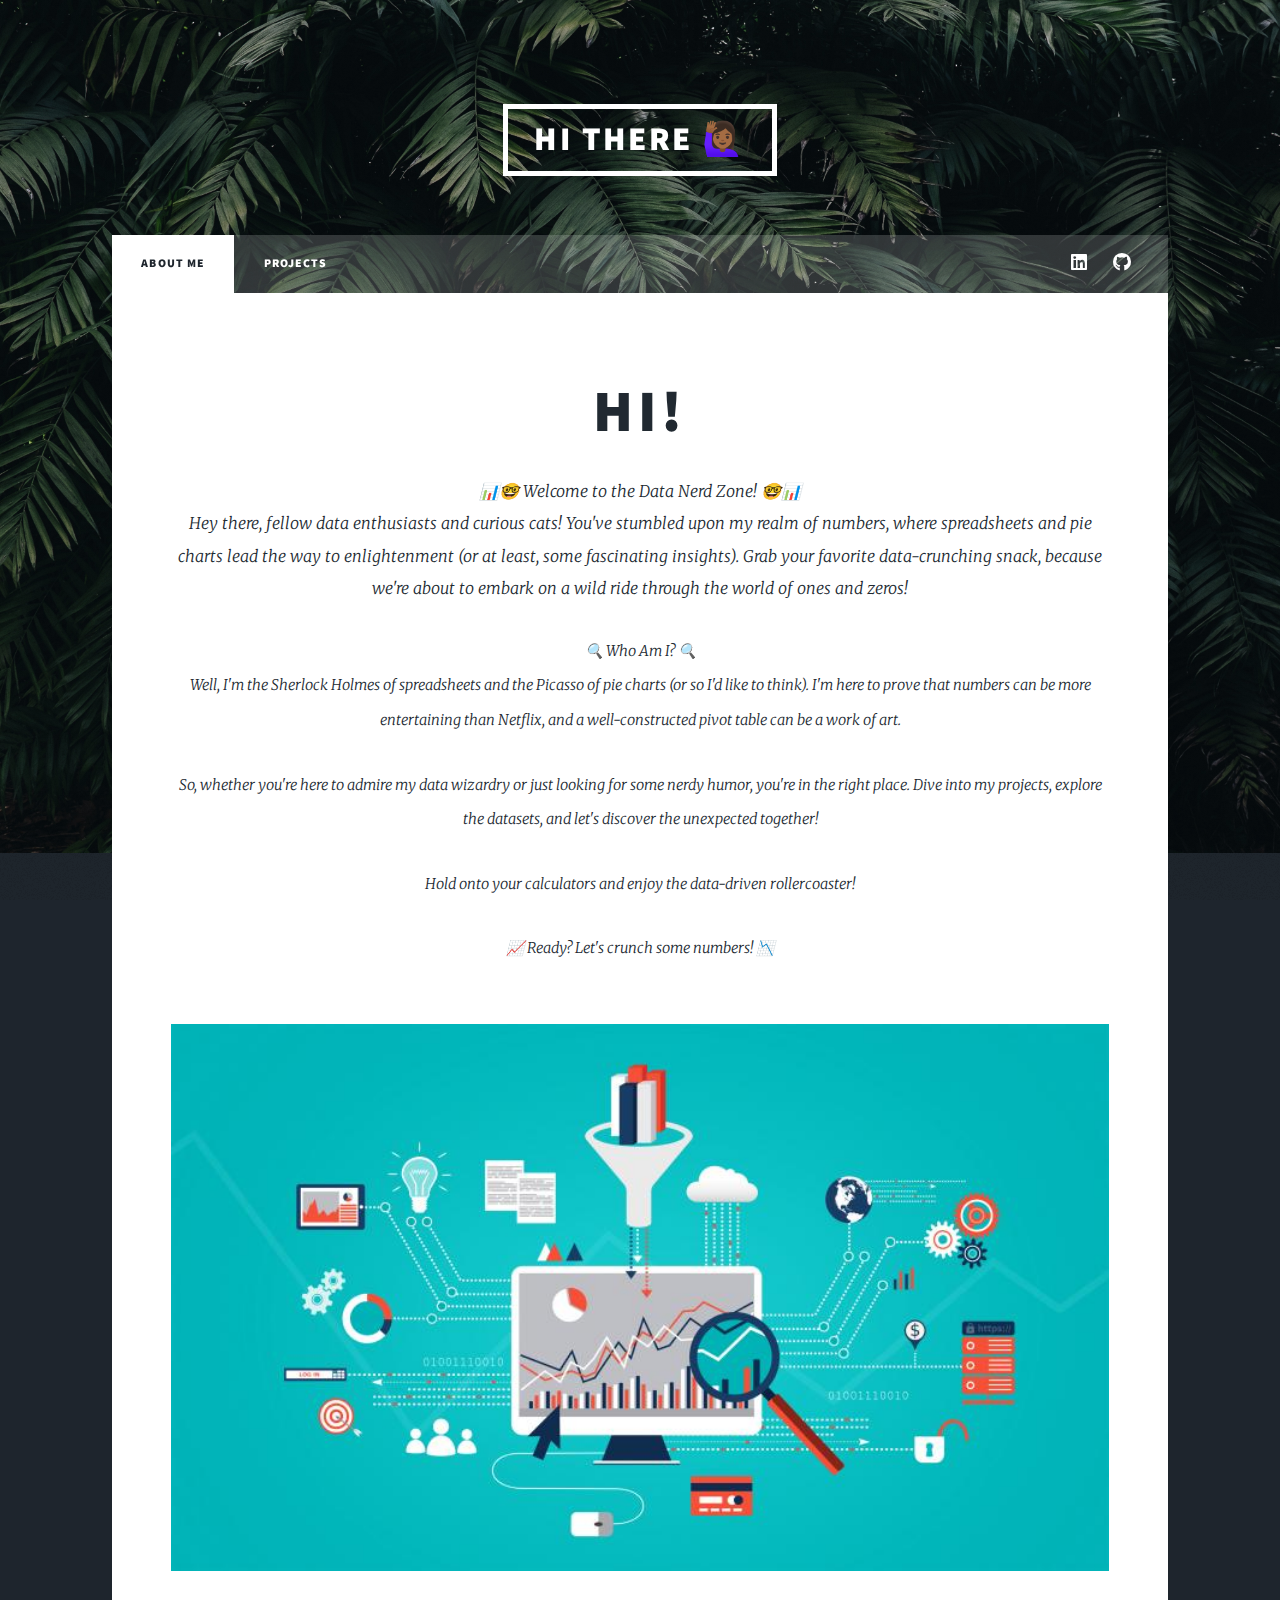
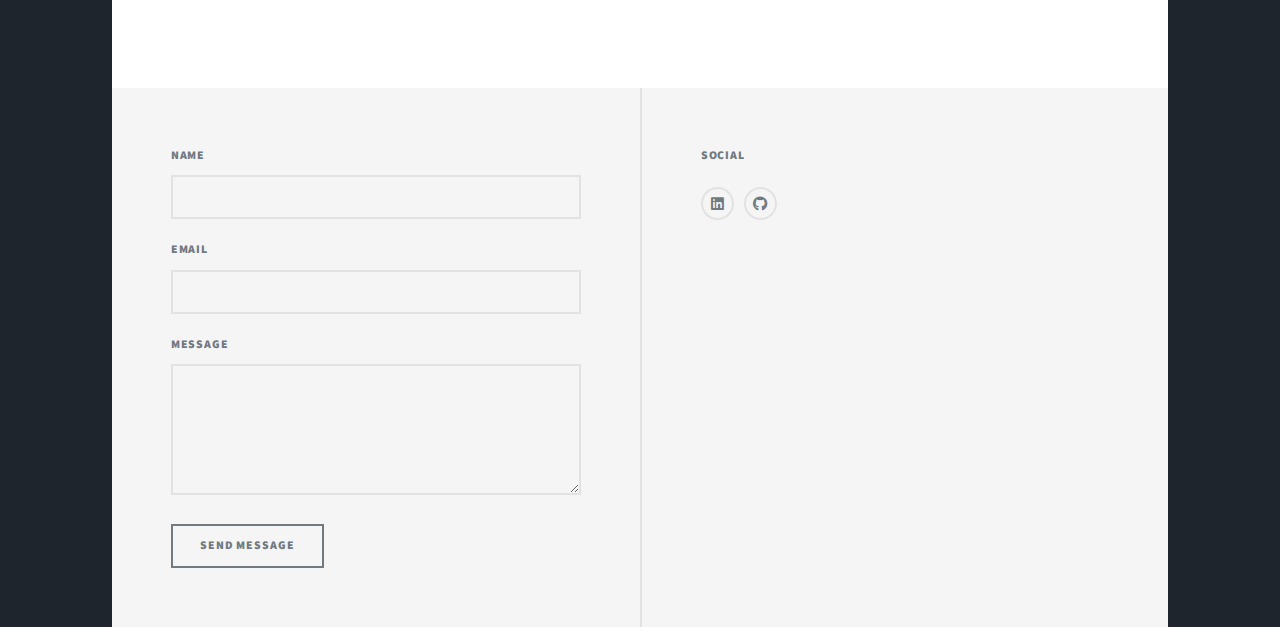
<file: generic.html>
<!DOCTYPE HTML>
<!--
	Massively by HTML5 UP
	html5up.net | @ajlkn
	Free for personal and commercial use under the CCA 3.0 license (html5up.net/license)
-->
<html>
	<head>
		<title>About Me - Felicity' Portfolio</title>
		<meta charset="utf-8" />
		<meta name="viewport" content="width=device-width, initial-scale=1, user-scalable=no" />
		<link rel="stylesheet" href="assets/css/main.css" />
		<noscript><link rel="stylesheet" href="assets/css/noscript.css" /></noscript>
	</head>
	<body class="is-preload">

		<!-- Wrapper -->
			<div id="wrapper">

				<!-- Header -->
					<header id="header">
						<a href="index.html" class="logo">Hi There 🙋🏾‍♀️</a>
					</header>

				<!-- Nav -->
					<nav id="nav">
						<ul class="links">
							<li class="active"><a href="generic.html">About Me</a></li>
							<li><a href="index.html">Projects</a></li>
							<!--<li><a href="elements.html">Elements Reference</a></li>-->
						</ul>
						<ul class="icons">
							<!--<li><a href="#" class="icon brands fa-twitter"><span class="label">Twitter</span></a></li>-->
							<!--<li><a href="#" class="icon brands fa-facebook-f"><span class="label">Facebook</span></a></li>-->
							<li><a href="#" class="icon brands fa-linkedin"><span class="label">LinkedIn</span></a></li>
							<li><a href="#" class="icon brands fa-github"><span class="label">GitHub</span></a></li>
						</ul>
					</nav>

				<!-- Main -->
					<div id="main">

						<!-- Post -->
							<section class="post">
								<header class="major">
									<!--<span class="date">April 25, 2017</span>-->
									<h1>Hi!<br />
									</h1>
									<p>📊🤓 Welcome to the Data Nerd Zone! 🤓📊<br />
										Hey there, fellow data enthusiasts and curious cats! You've stumbled upon my realm of numbers, where spreadsheets and pie charts lead the way to enlightenment (or at least, some fascinating insights). Grab your favorite data-crunching snack, because we're about to embark on a wild ride through the world of ones and zeros!<br />
									</p>
									<p>🔍 Who Am I? 🔍<br />
										Well, I'm the Sherlock Holmes of spreadsheets and the Picasso of pie charts (or so I'd like to think). I'm here to prove that numbers can be more entertaining than Netflix, and a well-constructed pivot table can be a work of art.</p>
									<p>So, whether you're here to admire my data wizardry or just looking for some nerdy humor, you're in the right place. Dive into my projects, explore the datasets, and let's discover the unexpected together!<br />
										<p>Hold onto your calculators and enjoy the data-driven rollercoaster!</p>
										<p>📈 Ready? Let's crunch some numbers! 📉</p>
								</header>
								<div class="image main"><img src="images/about.jpg" alt="" /></div>
								<!--<p>Donec eget ex magna. Interdum et malesuada fames ac ante ipsum primis in faucibus. Pellentesque venenatis dolor imperdiet dolor mattis sagittis. Praesent rutrum sem diam, vitae egestas enim auctor sit amet. Pellentesque leo mauris, consectetur id ipsum sit amet, fergiat. Pellentesque in mi eu massa lacinia malesuada et a elit. Donec urna ex, lacinia in purus ac, pretium pulvinar mauris. Nunc lorem mauris, fringilla in aliquam at, euismod in lectus. Pellentesque habitant morbi tristique senectus et netus et malesuada fames ac turpis egestas. Curabitur sapien risus, commodo eget turpis at, elementum convallis enim turpis, lorem ipsum dolor sit amet nullam.</p>
								<p>Lorem ipsum dolor sit amet, consectetur adipiscing elit. Duis dapibus rutrum facilisis. Class aptent taciti sociosqu ad litora torquent per conubia nostra, per inceptos himenaeos. Etiam tristique libero eu nibh porttitor fermentum. Nullam venenatis erat id vehicula viverra. Nunc ultrices eros ut ultricies condimentum. Mauris risus lacus, blandit sit amet venenatis non, bibendum vitae dolor. Nunc lorem mauris, fringilla in aliquam at, euismod in lectus. Pellentesque habitant morbi tristique senectus et netus et malesuada fames ac turpis egestas. In non lorem sit amet elit placerat maximus. Pellentesque aliquam maximus risus. Donec eget ex magna. Interdum et malesuada fames ac ante ipsum primis in faucibus. Pellentesque venenatis dolor imperdiet dolor mattis sagittis. Praesent rutrum sem diam, vitae egestas enim auctor sit amet. Pellentesque leo mauris, consectetur id ipsum.</p>-->
							</section>

					</div>

				<!-- Footer -->
					<footer id="footer">
						<section>
							<form method="post" action="#">
								<div class="fields">
									<div class="field">
										<label for="name">Name</label>
										<input type="text" name="name" id="name" />
									</div>
									<div class="field">
										<label for="email">Email</label>
										<input type="text" name="email" id="email" />
									</div>
									<div class="field">
										<label for="message">Message</label>
										<textarea name="message" id="message" rows="3"></textarea>
									</div>
								</div>
								<ul class="actions">
									<li><input type="submit" value="Send Message" /></li>
								</ul>
							</form>
						</section>
						<!--<section class="split contact">
							<section class="alt">
								<h3>Address</h3>
								<p>1234 Somewhere Road #87257<br />
								Nashville, TN 00000-0000</p>
							</section>
							<section>
								<h3>Phone</h3>
								<p><a href="#">(000) 000-0000</a></p>
							</section>
							<section>
								<h3>Email</h3>
								<p><a href="#">info@untitled.tld</a></p>
							</section>-->
							<section>
								<h3>Social</h3>
								<ul class="icons alt">
									<!--<li><a href="#" class="icon brands alt fa-twitter"><span class="label">Twitter</span></a></li>-->
									<!--<li><a href="#" class="icon brands alt fa-facebook-f"><span class="label">Facebook</span></a></li>-->
									<li><a href="https://www.linkedin.com/in/felicitywanjiru/" class="icon brands alt fa-linkedin"><span class="label">LinkedIn</span></a></li>
									<li><a href="https://github.com/mukunjufelicity" class="icon brands alt fa-github"><span class="label">GitHub</span></a></li>
								</ul>
							</section>
						</section>
					</footer>

				<!-- Copyright -->
					<!--<div id="copyright">
						<ul><li>&copy; Untitled</li><li>Design: <a href="https://html5up.net">HTML5 UP</a></li></ul>
					</div>-->

			</div>

		<!-- Scripts -->
			<script src="assets/js/jquery.min.js"></script>
			<script src="assets/js/jquery.scrollex.min.js"></script>
			<script src="assets/js/jquery.scrolly.min.js"></script>
			<script src="assets/js/browser.min.js"></script>
			<script src="assets/js/breakpoints.min.js"></script>
			<script src="assets/js/util.js"></script>
			<script src="assets/js/main.js"></script>

	</body>
</html>
</file>
<file: assets/css/main.css>
@import url(fontawesome-all.min.css);
@import url("https://fonts.googleapis.com/css?family=Merriweather:300,700,300italic,700italic|Source+Sans+Pro:900");

/*
	Massively by HTML5 UP
	html5up.net | @ajlkn
	Free for personal and commercial use under the CCA 3.0 license (html5up.net/license)
*/

html, body, div, span, applet, object,
iframe, h1, h2, h3, h4, h5, h6, p, blockquote,
pre, a, abbr, acronym, address, big, cite,
code, del, dfn, em, img, ins, kbd, q, s, samp,
small, strike, strong, sub, sup, tt, var, b,
u, i, center, dl, dt, dd, ol, ul, li, fieldset,
form, label, legend, table, caption, tbody,
tfoot, thead, tr, th, td, article, aside,
canvas, details, embed, figure, figcaption,
footer, header, hgroup, menu, nav, output, ruby,
section, summary, time, mark, audio, video {
	margin: 0;
	padding: 0;
	border: 0;
	font-size: 100%;
	font: inherit;
	vertical-align: baseline;}

article, aside, details, figcaption, figure,
footer, header, hgroup, menu, nav, section {
	display: block;}

body {
	line-height: 1;
}

ol, ul {
	list-style: none;
}

blockquote, q {
	quotes: none;
}

	blockquote:before, blockquote:after, q:before, q:after {
		content: '';
		content: none;
	}

table {
	border-collapse: collapse;
	border-spacing: 0;
}

body {
	-webkit-text-size-adjust: none;
}

mark {
	background-color: transparent;
	color: inherit;
}

input::-moz-focus-inner {
	border: 0;
	padding: 0;
}

input, select, textarea {
	-moz-appearance: none;
	-webkit-appearance: none;
	-ms-appearance: none;
	appearance: none;
}

/* Basic */

	@-ms-viewport {
		width: device-width;
	}

	body {
		-ms-overflow-style: scrollbar;
	}

	@media screen and (max-width: 480px) {

		html, body {
			min-width: 320px;
		}

	}

	html {
		box-sizing: border-box;
	}

	*, *:before, *:after {
		box-sizing: inherit;
	}

	body {
		background-color: #1e252d;
	}

		body.is-preload *, body.is-preload *:before, body.is-preload *:after {
			-moz-animation: none !important;
			-webkit-animation: none !important;
			-ms-animation: none !important;
			animation: none !important;
			-moz-transition: none !important;
			-webkit-transition: none !important;
			-ms-transition: none !important;
			transition: none !important;
		}

/* Type */

	html {
		font-size: 16pt;
	}

		@media screen and (max-width: 1680px) {

			html {
				font-size: 12pt;
			}

		}

		@media screen and (max-width: 1280px) {

			html {
				font-size: 11pt;
			}

		}

		@media screen and (max-width: 360px) {

			html {
				font-size: 10pt;
			}

		}

	body {
		color: #212931;
	}

	body, input, select, textarea {
		font-family: "Merriweather", Georgia, serif;
		font-weight: 300;
		font-size: 1rem;
		line-height: 2.375;
	}

	a {
		-moz-transition: color 0.2s ease-in-out, background-color 0.2s ease-in-out, border-color 0.2s ease-in-out, box-shadow 0.2s ease-in-out;
		-webkit-transition: color 0.2s ease-in-out, background-color 0.2s ease-in-out, border-color 0.2s ease-in-out, box-shadow 0.2s ease-in-out;
		-ms-transition: color 0.2s ease-in-out, background-color 0.2s ease-in-out, border-color 0.2s ease-in-out, box-shadow 0.2s ease-in-out;
		transition: color 0.2s ease-in-out, background-color 0.2s ease-in-out, border-color 0.2s ease-in-out, box-shadow 0.2s ease-in-out;
		border-bottom: dotted 1px;
		text-decoration: none;
	}

		a:hover {
			border-bottom-color: transparent;
		}

	strong, b {
		font-weight: 600;
	}

	em, i {
		font-style: italic;
	}

	p {
		text-align: justify;
		margin: 0 0 2rem 0;
	}

	h1, h2, h3, h4, h5, h6 {
		font-family: "Source Sans Pro", Helvetica, sans-serif;
		font-weight: 900;
		line-height: 1.5;
		letter-spacing: 0.075em;
		text-transform: uppercase;
		margin: 0 0 1rem 0;
	}

		h1 a, h2 a, h3 a, h4 a, h5 a, h6 a {
			border-bottom: 0;
			color: inherit;
			text-decoration: none;
		}

	h1 {
		font-size: 4rem;
		line-height: 1.1;
		margin: 0 0 2rem 0;
	}

	h2 {
		font-size: 1.75rem;
		line-height: 1.3;
		margin: 0 0 1.5rem 0;
	}

	h3 {
		font-size: 1.25rem;
		margin: 0 0 1.5rem 0;
	}

	h4 {
		font-size: 1rem;
	}

	h5 {
		font-size: 0.9rem;
	}

	h6 {
		font-size: 0.8rem;
	}

	sub {
		font-size: 0.8rem;
		position: relative;
		top: 0.5rem;
	}

	sup {
		font-size: 0.8rem;
		position: relative;
		top: -0.5rem;
	}

	blockquote {
		border-left: solid 4px;
		font-style: italic;
		margin: 0 0 2rem 0;
		padding: 0.5rem 0 0.5rem 2rem;
	}

	code {
		border: solid 2px;
		font-family: "Courier New", monospace;
		font-size: 0.9rem;
		margin: 0 0.25rem;
		padding: 0.25rem 0.65rem;
	}

	pre {
		-webkit-overflow-scrolling: touch;
		font-family: "Courier New", monospace;
		font-size: 0.9rem;
		margin: 0 0 2rem 0;
	}

		pre code {
			display: block;
			line-height: 1.75;
			padding: 1rem 1.5rem;
			overflow-x: auto;
		}

	hr {
		border: 0;
		border-bottom: solid 2px;
		margin: 3rem 0;
	}

		hr.major {
			margin: 5rem 0;
		}

	.align-left {
		text-align: left;
	}

	.align-center {
		text-align: center;
	}

	.align-right {
		text-align: right;
	}

	input, select, textarea {
		color: #212931;
	}

	a {
		color: #212931;
		border-bottom-color: rgba(33, 41, 49, 0.5);
	}

		a:hover {
			border-bottom-color: transparent;
			color: #18bfef !important;
		}

	strong, b {
		color: #212931;
	}

	h1, h2, h3, h4, h5, h6 {
		color: #212931;
	}

	blockquote {
		border-left-color: #eeeeee;
	}

	code {
		background: rgba(220, 220, 220, 0.25);
		border-color: #eeeeee;
	}

	hr {
		border-bottom-color: #eeeeee;
	}

/* Row */

	.row {
		display: flex;
		flex-wrap: wrap;
		box-sizing: border-box;
		align-items: stretch;
	}

		.row > * {
			box-sizing: border-box;
		}

		.row.gtr-uniform > * > :last-child {
			margin-bottom: 0;
		}

		.row.aln-left {
			justify-content: flex-start;
		}

		.row.aln-center {
			justify-content: center;
		}

		.row.aln-right {
			justify-content: flex-end;
		}

		.row.aln-top {
			align-items: flex-start;
		}

		.row.aln-middle {
			align-items: center;
		}

		.row.aln-bottom {
			align-items: flex-end;
		}

		.row > .imp {
			order: -1;
		}

		.row > .col-1 {
			width: 8.33333%;
		}

		.row > .off-1 {
			margin-left: 8.33333%;
		}

		.row > .col-2 {
			width: 16.66667%;
		}

		.row > .off-2 {
			margin-left: 16.66667%;
		}

		.row > .col-3 {
			width: 25%;
		}

		.row > .off-3 {
			margin-left: 25%;
		}

		.row > .col-4 {
			width: 33.33333%;
		}

		.row > .off-4 {
			margin-left: 33.33333%;
		}

		.row > .col-5 {
			width: 41.66667%;
		}

		.row > .off-5 {
			margin-left: 41.66667%;
		}

		.row > .col-6 {
			width: 50%;
		}

		.row > .off-6 {
			margin-left: 50%;
		}

		.row > .col-7 {
			width: 58.33333%;
		}

		.row > .off-7 {
			margin-left: 58.33333%;
		}

		.row > .col-8 {
			width: 66.66667%;
		}

		.row > .off-8 {
			margin-left: 66.66667%;
		}

		.row > .col-9 {
			width: 75%;
		}

		.row > .off-9 {
			margin-left: 75%;
		}

		.row > .col-10 {
			width: 83.33333%;
		}

		.row > .off-10 {
			margin-left: 83.33333%;
		}

		.row > .col-11 {
			width: 91.66667%;
		}

		.row > .off-11 {
			margin-left: 91.66667%;
		}

		.row > .col-12 {
			width: 100%;
		}

		.row > .off-12 {
			margin-left: 100%;
		}

		.row.gtr-0 {
			margin-top: 0;
			margin-left: 0rem;
		}

			.row.gtr-0 > * {
				padding: 0 0 0 0rem;
			}

			.row.gtr-0.gtr-uniform {
				margin-top: 0rem;
			}

				.row.gtr-0.gtr-uniform > * {
					padding-top: 0rem;
				}

		.row.gtr-25 {
			margin-top: 0;
			margin-left: -0.375rem;
		}

			.row.gtr-25 > * {
				padding: 0 0 0 0.375rem;
			}

			.row.gtr-25.gtr-uniform {
				margin-top: -0.375rem;
			}

				.row.gtr-25.gtr-uniform > * {
					padding-top: 0.375rem;
				}

		.row.gtr-50 {
			margin-top: 0;
			margin-left: -0.75rem;
		}

			.row.gtr-50 > * {
				padding: 0 0 0 0.75rem;
			}

			.row.gtr-50.gtr-uniform {
				margin-top: -0.75rem;
			}

				.row.gtr-50.gtr-uniform > * {
					padding-top: 0.75rem;
				}

		.row {
			margin-top: 0;
			margin-left: -1.5rem;
		}

			.row > * {
				padding: 0 0 0 1.5rem;
			}

			.row.gtr-uniform {
				margin-top: -1.5rem;
			}

				.row.gtr-uniform > * {
					padding-top: 1.5rem;
				}

		.row.gtr-150 {
			margin-top: 0;
			margin-left: -2.25rem;
		}

			.row.gtr-150 > * {
				padding: 0 0 0 2.25rem;
			}

			.row.gtr-150.gtr-uniform {
				margin-top: -2.25rem;
			}

				.row.gtr-150.gtr-uniform > * {
					padding-top: 2.25rem;
				}

		.row.gtr-200 {
			margin-top: 0;
			margin-left: -3rem;
		}

			.row.gtr-200 > * {
				padding: 0 0 0 3rem;
			}

			.row.gtr-200.gtr-uniform {
				margin-top: -3rem;
			}

				.row.gtr-200.gtr-uniform > * {
					padding-top: 3rem;
				}

		@media screen and (max-width: 1680px) {

			.row {
				display: flex;
				flex-wrap: wrap;
				box-sizing: border-box;
				align-items: stretch;
			}

				.row > * {
					box-sizing: border-box;
				}

				.row.gtr-uniform > * > :last-child {
					margin-bottom: 0;
				}

				.row.aln-left {
					justify-content: flex-start;
				}

				.row.aln-center {
					justify-content: center;
				}

				.row.aln-right {
					justify-content: flex-end;
				}

				.row.aln-top {
					align-items: flex-start;
				}

				.row.aln-middle {
					align-items: center;
				}

				.row.aln-bottom {
					align-items: flex-end;
				}

				.row > .imp-xlarge {
					order: -1;
				}

				.row > .col-1-xlarge {
					width: 8.33333%;
				}

				.row > .off-1-xlarge {
					margin-left: 8.33333%;
				}

				.row > .col-2-xlarge {
					width: 16.66667%;
				}

				.row > .off-2-xlarge {
					margin-left: 16.66667%;
				}

				.row > .col-3-xlarge {
					width: 25%;
				}

				.row > .off-3-xlarge {
					margin-left: 25%;
				}

				.row > .col-4-xlarge {
					width: 33.33333%;
				}

				.row > .off-4-xlarge {
					margin-left: 33.33333%;
				}

				.row > .col-5-xlarge {
					width: 41.66667%;
				}

				.row > .off-5-xlarge {
					margin-left: 41.66667%;
				}

				.row > .col-6-xlarge {
					width: 50%;
				}

				.row > .off-6-xlarge {
					margin-left: 50%;
				}

				.row > .col-7-xlarge {
					width: 58.33333%;
				}

				.row > .off-7-xlarge {
					margin-left: 58.33333%;
				}

				.row > .col-8-xlarge {
					width: 66.66667%;
				}

				.row > .off-8-xlarge {
					margin-left: 66.66667%;
				}

				.row > .col-9-xlarge {
					width: 75%;
				}

				.row > .off-9-xlarge {
					margin-left: 75%;
				}

				.row > .col-10-xlarge {
					width: 83.33333%;
				}

				.row > .off-10-xlarge {
					margin-left: 83.33333%;
				}

				.row > .col-11-xlarge {
					width: 91.66667%;
				}

				.row > .off-11-xlarge {
					margin-left: 91.66667%;
				}

				.row > .col-12-xlarge {
					width: 100%;
				}

				.row > .off-12-xlarge {
					margin-left: 100%;
				}

				.row.gtr-0 {
					margin-top: 0;
					margin-left: 0rem;
				}

					.row.gtr-0 > * {
						padding: 0 0 0 0rem;
					}

					.row.gtr-0.gtr-uniform {
						margin-top: 0rem;
					}

						.row.gtr-0.gtr-uniform > * {
							padding-top: 0rem;
						}

				.row.gtr-25 {
					margin-top: 0;
					margin-left: -0.375rem;
				}

					.row.gtr-25 > * {
						padding: 0 0 0 0.375rem;
					}

					.row.gtr-25.gtr-uniform {
						margin-top: -0.375rem;
					}

						.row.gtr-25.gtr-uniform > * {
							padding-top: 0.375rem;
						}

				.row.gtr-50 {
					margin-top: 0;
					margin-left: -0.75rem;
				}

					.row.gtr-50 > * {
						padding: 0 0 0 0.75rem;
					}

					.row.gtr-50.gtr-uniform {
						margin-top: -0.75rem;
					}

						.row.gtr-50.gtr-uniform > * {
							padding-top: 0.75rem;
						}

				.row {
					margin-top: 0;
					margin-left: -1.5rem;
				}

					.row > * {
						padding: 0 0 0 1.5rem;
					}

					.row.gtr-uniform {
						margin-top: -1.5rem;
					}

						.row.gtr-uniform > * {
							padding-top: 1.5rem;
						}

				.row.gtr-150 {
					margin-top: 0;
					margin-left: -2.25rem;
				}

					.row.gtr-150 > * {
						padding: 0 0 0 2.25rem;
					}

					.row.gtr-150.gtr-uniform {
						margin-top: -2.25rem;
					}

						.row.gtr-150.gtr-uniform > * {
							padding-top: 2.25rem;
						}

				.row.gtr-200 {
					margin-top: 0;
					margin-left: -3rem;
				}

					.row.gtr-200 > * {
						padding: 0 0 0 3rem;
					}

					.row.gtr-200.gtr-uniform {
						margin-top: -3rem;
					}

						.row.gtr-200.gtr-uniform > * {
							padding-top: 3rem;
						}

		}

		@media screen and (max-width: 1280px) {

			.row {
				display: flex;
				flex-wrap: wrap;
				box-sizing: border-box;
				align-items: stretch;
			}

				.row > * {
					box-sizing: border-box;
				}

				.row.gtr-uniform > * > :last-child {
					margin-bottom: 0;
				}

				.row.aln-left {
					justify-content: flex-start;
				}

				.row.aln-center {
					justify-content: center;
				}

				.row.aln-right {
					justify-content: flex-end;
				}

				.row.aln-top {
					align-items: flex-start;
				}

				.row.aln-middle {
					align-items: center;
				}

				.row.aln-bottom {
					align-items: flex-end;
				}

				.row > .imp-large {
					order: -1;
				}

				.row > .col-1-large {
					width: 8.33333%;
				}

				.row > .off-1-large {
					margin-left: 8.33333%;
				}

				.row > .col-2-large {
					width: 16.66667%;
				}

				.row > .off-2-large {
					margin-left: 16.66667%;
				}

				.row > .col-3-large {
					width: 25%;
				}

				.row > .off-3-large {
					margin-left: 25%;
				}

				.row > .col-4-large {
					width: 33.33333%;
				}

				.row > .off-4-large {
					margin-left: 33.33333%;
				}

				.row > .col-5-large {
					width: 41.66667%;
				}

				.row > .off-5-large {
					margin-left: 41.66667%;
				}

				.row > .col-6-large {
					width: 50%;
				}

				.row > .off-6-large {
					margin-left: 50%;
				}

				.row > .col-7-large {
					width: 58.33333%;
				}

				.row > .off-7-large {
					margin-left: 58.33333%;
				}

				.row > .col-8-large {
					width: 66.66667%;
				}

				.row > .off-8-large {
					margin-left: 66.66667%;
				}

				.row > .col-9-large {
					width: 75%;
				}

				.row > .off-9-large {
					margin-left: 75%;
				}

				.row > .col-10-large {
					width: 83.33333%;
				}

				.row > .off-10-large {
					margin-left: 83.33333%;
				}

				.row > .col-11-large {
					width: 91.66667%;
				}

				.row > .off-11-large {
					margin-left: 91.66667%;
				}

				.row > .col-12-large {
					width: 100%;
				}

				.row > .off-12-large {
					margin-left: 100%;
				}

				.row.gtr-0 {
					margin-top: 0;
					margin-left: 0rem;
				}

					.row.gtr-0 > * {
						padding: 0 0 0 0rem;
					}

					.row.gtr-0.gtr-uniform {
						margin-top: 0rem;
					}

						.row.gtr-0.gtr-uniform > * {
							padding-top: 0rem;
						}

				.row.gtr-25 {
					margin-top: 0;
					margin-left: -0.375rem;
				}

					.row.gtr-25 > * {
						padding: 0 0 0 0.375rem;
					}

					.row.gtr-25.gtr-uniform {
						margin-top: -0.375rem;
					}

						.row.gtr-25.gtr-uniform > * {
							padding-top: 0.375rem;
						}

				.row.gtr-50 {
					margin-top: 0;
					margin-left: -0.75rem;
				}

					.row.gtr-50 > * {
						padding: 0 0 0 0.75rem;
					}

					.row.gtr-50.gtr-uniform {
						margin-top: -0.75rem;
					}

						.row.gtr-50.gtr-uniform > * {
							padding-top: 0.75rem;
						}

				.row {
					margin-top: 0;
					margin-left: -1.5rem;
				}

					.row > * {
						padding: 0 0 0 1.5rem;
					}

					.row.gtr-uniform {
						margin-top: -1.5rem;
					}

						.row.gtr-uniform > * {
							padding-top: 1.5rem;
						}

				.row.gtr-150 {
					margin-top: 0;
					margin-left: -2.25rem;
				}

					.row.gtr-150 > * {
						padding: 0 0 0 2.25rem;
					}

					.row.gtr-150.gtr-uniform {
						margin-top: -2.25rem;
					}

						.row.gtr-150.gtr-uniform > * {
							padding-top: 2.25rem;
						}

				.row.gtr-200 {
					margin-top: 0;
					margin-left: -3rem;
				}

					.row.gtr-200 > * {
						padding: 0 0 0 3rem;
					}

					.row.gtr-200.gtr-uniform {
						margin-top: -3rem;
					}

						.row.gtr-200.gtr-uniform > * {
							padding-top: 3rem;
						}

		}

		@media screen and (max-width: 980px) {

			.row {
				display: flex;
				flex-wrap: wrap;
				box-sizing: border-box;
				align-items: stretch;
			}

				.row > * {
					box-sizing: border-box;
				}

				.row.gtr-uniform > * > :last-child {
					margin-bottom: 0;
				}

				.row.aln-left {
					justify-content: flex-start;
				}

				.row.aln-center {
					justify-content: center;
				}

				.row.aln-right {
					justify-content: flex-end;
				}

				.row.aln-top {
					align-items: flex-start;
				}

				.row.aln-middle {
					align-items: center;
				}

				.row.aln-bottom {
					align-items: flex-end;
				}

				.row > .imp-medium {
					order: -1;
				}

				.row > .col-1-medium {
					width: 8.33333%;
				}

				.row > .off-1-medium {
					margin-left: 8.33333%;
				}

				.row > .col-2-medium {
					width: 16.66667%;
				}

				.row > .off-2-medium {
					margin-left: 16.66667%;
				}

				.row > .col-3-medium {
					width: 25%;
				}

				.row > .off-3-medium {
					margin-left: 25%;
				}

				.row > .col-4-medium {
					width: 33.33333%;
				}

				.row > .off-4-medium {
					margin-left: 33.33333%;
				}

				.row > .col-5-medium {
					width: 41.66667%;
				}

				.row > .off-5-medium {
					margin-left: 41.66667%;
				}

				.row > .col-6-medium {
					width: 50%;
				}

				.row > .off-6-medium {
					margin-left: 50%;
				}

				.row > .col-7-medium {
					width: 58.33333%;
				}

				.row > .off-7-medium {
					margin-left: 58.33333%;
				}

				.row > .col-8-medium {
					width: 66.66667%;
				}

				.row > .off-8-medium {
					margin-left: 66.66667%;
				}

				.row > .col-9-medium {
					width: 75%;
				}

				.row > .off-9-medium {
					margin-left: 75%;
				}

				.row > .col-10-medium {
					width: 83.33333%;
				}

				.row > .off-10-medium {
					margin-left: 83.33333%;
				}

				.row > .col-11-medium {
					width: 91.66667%;
				}

				.row > .off-11-medium {
					margin-left: 91.66667%;
				}

				.row > .col-12-medium {
					width: 100%;
				}

				.row > .off-12-medium {
					margin-left: 100%;
				}

				.row.gtr-0 {
					margin-top: 0;
					margin-left: 0rem;
				}

					.row.gtr-0 > * {
						padding: 0 0 0 0rem;
					}

					.row.gtr-0.gtr-uniform {
						margin-top: 0rem;
					}

						.row.gtr-0.gtr-uniform > * {
							padding-top: 0rem;
						}

				.row.gtr-25 {
					margin-top: 0;
					margin-left: -0.375rem;
				}

					.row.gtr-25 > * {
						padding: 0 0 0 0.375rem;
					}

					.row.gtr-25.gtr-uniform {
						margin-top: -0.375rem;
					}

						.row.gtr-25.gtr-uniform > * {
							padding-top: 0.375rem;
						}

				.row.gtr-50 {
					margin-top: 0;
					margin-left: -0.75rem;
				}

					.row.gtr-50 > * {
						padding: 0 0 0 0.75rem;
					}

					.row.gtr-50.gtr-uniform {
						margin-top: -0.75rem;
					}

						.row.gtr-50.gtr-uniform > * {
							padding-top: 0.75rem;
						}

				.row {
					margin-top: 0;
					margin-left: -1.5rem;
				}

					.row > * {
						padding: 0 0 0 1.5rem;
					}

					.row.gtr-uniform {
						margin-top: -1.5rem;
					}

						.row.gtr-uniform > * {
							padding-top: 1.5rem;
						}

				.row.gtr-150 {
					margin-top: 0;
					margin-left: -2.25rem;
				}

					.row.gtr-150 > * {
						padding: 0 0 0 2.25rem;
					}

					.row.gtr-150.gtr-uniform {
						margin-top: -2.25rem;
					}

						.row.gtr-150.gtr-uniform > * {
							padding-top: 2.25rem;
						}

				.row.gtr-200 {
					margin-top: 0;
					margin-left: -3rem;
				}

					.row.gtr-200 > * {
						padding: 0 0 0 3rem;
					}

					.row.gtr-200.gtr-uniform {
						margin-top: -3rem;
					}

						.row.gtr-200.gtr-uniform > * {
							padding-top: 3rem;
						}

		}

		@media screen and (max-width: 736px) {

			.row {
				display: flex;
				flex-wrap: wrap;
				box-sizing: border-box;
				align-items: stretch;
			}

				.row > * {
					box-sizing: border-box;
				}

				.row.gtr-uniform > * > :last-child {
					margin-bottom: 0;
				}

				.row.aln-left {
					justify-content: flex-start;
				}

				.row.aln-center {
					justify-content: center;
				}

				.row.aln-right {
					justify-content: flex-end;
				}

				.row.aln-top {
					align-items: flex-start;
				}

				.row.aln-middle {
					align-items: center;
				}

				.row.aln-bottom {
					align-items: flex-end;
				}

				.row > .imp-small {
					order: -1;
				}

				.row > .col-1-small {
					width: 8.33333%;
				}

				.row > .off-1-small {
					margin-left: 8.33333%;
				}

				.row > .col-2-small {
					width: 16.66667%;
				}

				.row > .off-2-small {
					margin-left: 16.66667%;
				}

				.row > .col-3-small {
					width: 25%;
				}

				.row > .off-3-small {
					margin-left: 25%;
				}

				.row > .col-4-small {
					width: 33.33333%;
				}

				.row > .off-4-small {
					margin-left: 33.33333%;
				}

				.row > .col-5-small {
					width: 41.66667%;
				}

				.row > .off-5-small {
					margin-left: 41.66667%;
				}

				.row > .col-6-small {
					width: 50%;
				}

				.row > .off-6-small {
					margin-left: 50%;
				}

				.row > .col-7-small {
					width: 58.33333%;
				}

				.row > .off-7-small {
					margin-left: 58.33333%;
				}

				.row > .col-8-small {
					width: 66.66667%;
				}

				.row > .off-8-small {
					margin-left: 66.66667%;
				}

				.row > .col-9-small {
					width: 75%;
				}

				.row > .off-9-small {
					margin-left: 75%;
				}

				.row > .col-10-small {
					width: 83.33333%;
				}

				.row > .off-10-small {
					margin-left: 83.33333%;
				}

				.row > .col-11-small {
					width: 91.66667%;
				}

				.row > .off-11-small {
					margin-left: 91.66667%;
				}

				.row > .col-12-small {
					width: 100%;
				}

				.row > .off-12-small {
					margin-left: 100%;
				}

				.row.gtr-0 {
					margin-top: 0;
					margin-left: 0rem;
				}

					.row.gtr-0 > * {
						padding: 0 0 0 0rem;
					}

					.row.gtr-0.gtr-uniform {
						margin-top: 0rem;
					}

						.row.gtr-0.gtr-uniform > * {
							padding-top: 0rem;
						}

				.row.gtr-25 {
					margin-top: 0;
					margin-left: -0.375rem;
				}

					.row.gtr-25 > * {
						padding: 0 0 0 0.375rem;
					}

					.row.gtr-25.gtr-uniform {
						margin-top: -0.375rem;
					}

						.row.gtr-25.gtr-uniform > * {
							padding-top: 0.375rem;
						}

				.row.gtr-50 {
					margin-top: 0;
					margin-left: -0.75rem;
				}

					.row.gtr-50 > * {
						padding: 0 0 0 0.75rem;
					}

					.row.gtr-50.gtr-uniform {
						margin-top: -0.75rem;
					}

						.row.gtr-50.gtr-uniform > * {
							padding-top: 0.75rem;
						}

				.row {
					margin-top: 0;
					margin-left: -1.5rem;
				}

					.row > * {
						padding: 0 0 0 1.5rem;
					}

					.row.gtr-uniform {
						margin-top: -1.5rem;
					}

						.row.gtr-uniform > * {
							padding-top: 1.5rem;
						}

				.row.gtr-150 {
					margin-top: 0;
					margin-left: -2.25rem;
				}

					.row.gtr-150 > * {
						padding: 0 0 0 2.25rem;
					}

					.row.gtr-150.gtr-uniform {
						margin-top: -2.25rem;
					}

						.row.gtr-150.gtr-uniform > * {
							padding-top: 2.25rem;
						}

				.row.gtr-200 {
					margin-top: 0;
					margin-left: -3rem;
				}

					.row.gtr-200 > * {
						padding: 0 0 0 3rem;
					}

					.row.gtr-200.gtr-uniform {
						margin-top: -3rem;
					}

						.row.gtr-200.gtr-uniform > * {
							padding-top: 3rem;
						}

		}

		@media screen and (max-width: 480px) {

			.row {
				display: flex;
				flex-wrap: wrap;
				box-sizing: border-box;
				align-items: stretch;
			}

				.row > * {
					box-sizing: border-box;
				}

				.row.gtr-uniform > * > :last-child {
					margin-bottom: 0;
				}

				.row.aln-left {
					justify-content: flex-start;
				}

				.row.aln-center {
					justify-content: center;
				}

				.row.aln-right {
					justify-content: flex-end;
				}

				.row.aln-top {
					align-items: flex-start;
				}

				.row.aln-middle {
					align-items: center;
				}

				.row.aln-bottom {
					align-items: flex-end;
				}

				.row > .imp-xsmall {
					order: -1;
				}

				.row > .col-1-xsmall {
					width: 8.33333%;
				}

				.row > .off-1-xsmall {
					margin-left: 8.33333%;
				}

				.row > .col-2-xsmall {
					width: 16.66667%;
				}

				.row > .off-2-xsmall {
					margin-left: 16.66667%;
				}

				.row > .col-3-xsmall {
					width: 25%;
				}

				.row > .off-3-xsmall {
					margin-left: 25%;
				}

				.row > .col-4-xsmall {
					width: 33.33333%;
				}

				.row > .off-4-xsmall {
					margin-left: 33.33333%;
				}

				.row > .col-5-xsmall {
					width: 41.66667%;
				}

				.row > .off-5-xsmall {
					margin-left: 41.66667%;
				}

				.row > .col-6-xsmall {
					width: 50%;
				}

				.row > .off-6-xsmall {
					margin-left: 50%;
				}

				.row > .col-7-xsmall {
					width: 58.33333%;
				}

				.row > .off-7-xsmall {
					margin-left: 58.33333%;
				}

				.row > .col-8-xsmall {
					width: 66.66667%;
				}

				.row > .off-8-xsmall {
					margin-left: 66.66667%;
				}

				.row > .col-9-xsmall {
					width: 75%;
				}

				.row > .off-9-xsmall {
					margin-left: 75%;
				}

				.row > .col-10-xsmall {
					width: 83.33333%;
				}

				.row > .off-10-xsmall {
					margin-left: 83.33333%;
				}

				.row > .col-11-xsmall {
					width: 91.66667%;
				}

				.row > .off-11-xsmall {
					margin-left: 91.66667%;
				}

				.row > .col-12-xsmall {
					width: 100%;
				}

				.row > .off-12-xsmall {
					margin-left: 100%;
				}

				.row.gtr-0 {
					margin-top: 0;
					margin-left: 0rem;
				}

					.row.gtr-0 > * {
						padding: 0 0 0 0rem;
					}

					.row.gtr-0.gtr-uniform {
						margin-top: 0rem;
					}

						.row.gtr-0.gtr-uniform > * {
							padding-top: 0rem;
						}

				.row.gtr-25 {
					margin-top: 0;
					margin-left: -0.375rem;
				}

					.row.gtr-25 > * {
						padding: 0 0 0 0.375rem;
					}

					.row.gtr-25.gtr-uniform {
						margin-top: -0.375rem;
					}

						.row.gtr-25.gtr-uniform > * {
							padding-top: 0.375rem;
						}

				.row.gtr-50 {
					margin-top: 0;
					margin-left: -0.75rem;
				}

					.row.gtr-50 > * {
						padding: 0 0 0 0.75rem;
					}

					.row.gtr-50.gtr-uniform {
						margin-top: -0.75rem;
					}

						.row.gtr-50.gtr-uniform > * {
							padding-top: 0.75rem;
						}

				.row {
					margin-top: 0;
					margin-left: -1.5rem;
				}

					.row > * {
						padding: 0 0 0 1.5rem;
					}

					.row.gtr-uniform {
						margin-top: -1.5rem;
					}

						.row.gtr-uniform > * {
							padding-top: 1.5rem;
						}

				.row.gtr-150 {
					margin-top: 0;
					margin-left: -2.25rem;
				}

					.row.gtr-150 > * {
						padding: 0 0 0 2.25rem;
					}

					.row.gtr-150.gtr-uniform {
						margin-top: -2.25rem;
					}

						.row.gtr-150.gtr-uniform > * {
							padding-top: 2.25rem;
						}

				.row.gtr-200 {
					margin-top: 0;
					margin-left: -3rem;
				}

					.row.gtr-200 > * {
						padding: 0 0 0 3rem;
					}

					.row.gtr-200.gtr-uniform {
						margin-top: -3rem;
					}

						.row.gtr-200.gtr-uniform > * {
							padding-top: 3rem;
						}

		}

		@media screen and (max-width: 360px) {

			.row {
				display: flex;
				flex-wrap: wrap;
				box-sizing: border-box;
				align-items: stretch;
			}

				.row > * {
					box-sizing: border-box;
				}

				.row.gtr-uniform > * > :last-child {
					margin-bottom: 0;
				}

				.row.aln-left {
					justify-content: flex-start;
				}

				.row.aln-center {
					justify-content: center;
				}

				.row.aln-right {
					justify-content: flex-end;
				}

				.row.aln-top {
					align-items: flex-start;
				}

				.row.aln-middle {
					align-items: center;
				}

				.row.aln-bottom {
					align-items: flex-end;
				}

				.row > .imp-xxsmall {
					order: -1;
				}

				.row > .col-1-xxsmall {
					width: 8.33333%;
				}

				.row > .off-1-xxsmall {
					margin-left: 8.33333%;
				}

				.row > .col-2-xxsmall {
					width: 16.66667%;
				}

				.row > .off-2-xxsmall {
					margin-left: 16.66667%;
				}

				.row > .col-3-xxsmall {
					width: 25%;
				}

				.row > .off-3-xxsmall {
					margin-left: 25%;
				}

				.row > .col-4-xxsmall {
					width: 33.33333%;
				}

				.row > .off-4-xxsmall {
					margin-left: 33.33333%;
				}

				.row > .col-5-xxsmall {
					width: 41.66667%;
				}

				.row > .off-5-xxsmall {
					margin-left: 41.66667%;
				}

				.row > .col-6-xxsmall {
					width: 50%;
				}

				.row > .off-6-xxsmall {
					margin-left: 50%;
				}

				.row > .col-7-xxsmall {
					width: 58.33333%;
				}

				.row > .off-7-xxsmall {
					margin-left: 58.33333%;
				}

				.row > .col-8-xxsmall {
					width: 66.66667%;
				}

				.row > .off-8-xxsmall {
					margin-left: 66.66667%;
				}

				.row > .col-9-xxsmall {
					width: 75%;
				}

				.row > .off-9-xxsmall {
					margin-left: 75%;
				}

				.row > .col-10-xxsmall {
					width: 83.33333%;
				}

				.row > .off-10-xxsmall {
					margin-left: 83.33333%;
				}

				.row > .col-11-xxsmall {
					width: 91.66667%;
				}

				.row > .off-11-xxsmall {
					margin-left: 91.66667%;
				}

				.row > .col-12-xxsmall {
					width: 100%;
				}

				.row > .off-12-xxsmall {
					margin-left: 100%;
				}

				.row.gtr-0 {
					margin-top: 0;
					margin-left: 0rem;
				}

					.row.gtr-0 > * {
						padding: 0 0 0 0rem;
					}

					.row.gtr-0.gtr-uniform {
						margin-top: 0rem;
					}

						.row.gtr-0.gtr-uniform > * {
							padding-top: 0rem;
						}

				.row.gtr-25 {
					margin-top: 0;
					margin-left: -0.375rem;
				}

					.row.gtr-25 > * {
						padding: 0 0 0 0.375rem;
					}

					.row.gtr-25.gtr-uniform {
						margin-top: -0.375rem;
					}

						.row.gtr-25.gtr-uniform > * {
							padding-top: 0.375rem;
						}

				.row.gtr-50 {
					margin-top: 0;
					margin-left: -0.75rem;
				}

					.row.gtr-50 > * {
						padding: 0 0 0 0.75rem;
					}

					.row.gtr-50.gtr-uniform {
						margin-top: -0.75rem;
					}

						.row.gtr-50.gtr-uniform > * {
							padding-top: 0.75rem;
						}

				.row {
					margin-top: 0;
					margin-left: -1.5rem;
				}

					.row > * {
						padding: 0 0 0 1.5rem;
					}

					.row.gtr-uniform {
						margin-top: -1.5rem;
					}

						.row.gtr-uniform > * {
							padding-top: 1.5rem;
						}

				.row.gtr-150 {
					margin-top: 0;
					margin-left: -2.25rem;
				}

					.row.gtr-150 > * {
						padding: 0 0 0 2.25rem;
					}

					.row.gtr-150.gtr-uniform {
						margin-top: -2.25rem;
					}

						.row.gtr-150.gtr-uniform > * {
							padding-top: 2.25rem;
						}

				.row.gtr-200 {
					margin-top: 0;
					margin-left: -3rem;
				}

					.row.gtr-200 > * {
						padding: 0 0 0 3rem;
					}

					.row.gtr-200.gtr-uniform {
						margin-top: -3rem;
					}

						.row.gtr-200.gtr-uniform > * {
							padding-top: 3rem;
						}

		}

/* Box */

	.box {
		border: solid 2px;
		margin-bottom: 2rem;
		padding: 1.5rem;
	}

		.box > :last-child,
		.box > :last-child > :last-child,
		.box > :last-child > :last-child > :last-child {
			margin-bottom: 0;
		}

		.box.alt {
			border: 0;
			border-radius: 0;
			padding: 0;
		}

	.box {
		border-color: #eeeeee;
	}

/* Button */

	input[type="submit"],
	input[type="reset"],
	input[type="button"],
	button,
	.button {
		-moz-appearance: none;
		-webkit-appearance: none;
		-ms-appearance: none;
		appearance: none;
		-moz-transition: background-color 0.2s ease-in-out, box-shadow 0.2s ease-in-out, color 0.2s ease-in-out;
		-webkit-transition: background-color 0.2s ease-in-out, box-shadow 0.2s ease-in-out, color 0.2s ease-in-out;
		-ms-transition: background-color 0.2s ease-in-out, box-shadow 0.2s ease-in-out, color 0.2s ease-in-out;
		transition: background-color 0.2s ease-in-out, box-shadow 0.2s ease-in-out, color 0.2s ease-in-out;
		border: 0;
		border-radius: 0;
		cursor: pointer;
		display: inline-block;
		font-family: "Source Sans Pro", Helvetica, sans-serif;
		font-size: 0.8rem;
		font-weight: 900;
		letter-spacing: 0.075em;
		height: 3rem;
		line-height: 3rem;
		padding: 0 2rem;
		text-align: center;
		text-decoration: none;
		text-transform: uppercase;
		white-space: nowrap;
	}

		input[type="submit"].icon:before,
		input[type="reset"].icon:before,
		input[type="button"].icon:before,
		button.icon:before,
		.button.icon:before {
			margin-right: 0.5rem;
		}

		input[type="submit"].icon.solo,
		input[type="reset"].icon.solo,
		input[type="button"].icon.solo,
		button.icon.solo,
		.button.icon.solo {
			position: relative;
			width: 4rem;
			height: 4rem;
			line-height: 4rem;
			border-radius: 4rem;
			text-indent: 4rem;
			overflow: hidden;
			padding: 0;
			white-space: nowrap;
		}

			input[type="submit"].icon.solo:before,
			input[type="reset"].icon.solo:before,
			input[type="button"].icon.solo:before,
			button.icon.solo:before,
			.button.icon.solo:before {
				position: absolute;
				display: block;
				top: 0;
				left: 0;
				width: inherit;
				height: inherit;
				line-height: inherit;
				font-size: 1.25rem;
				margin-right: 0;
				text-align: center;
				text-indent: 0;
			}

		input[type="submit"].fit,
		input[type="reset"].fit,
		input[type="button"].fit,
		button.fit,
		.button.fit {
			width: 100%;
		}

		input[type="submit"].small,
		input[type="reset"].small,
		input[type="button"].small,
		button.small,
		.button.small {
			font-size: 0.7rem;
			height: 2.5rem;
			line-height: 2.5rem;
			padding: 0 1.5rem;
		}

		input[type="submit"].large,
		input[type="reset"].large,
		input[type="button"].large,
		button.large,
		.button.large {
			font-size: 0.9rem;
			height: 3.5rem;
			line-height: 3.5rem;
			padding: 0 2.75rem;
		}

		@media screen and (max-width: 980px) {

			input[type="submit"],
			input[type="reset"],
			input[type="button"],
			button,
			.button {
				font-size: 0.9rem;
				height: 3.25rem;
				line-height: 3.25rem;
			}

				input[type="submit"].large,
				input[type="reset"].large,
				input[type="button"].large,
				button.large,
				.button.large {
					font-size: 1rem;
					height: 3.75rem;
					line-height: 3.75rem;
				}

		}

		input[type="submit"].disabled, input[type="submit"]:disabled,
		input[type="reset"].disabled,
		input[type="reset"]:disabled,
		input[type="button"].disabled,
		input[type="button"]:disabled,
		button.disabled,
		button:disabled,
		.button.disabled,
		.button:disabled {
			pointer-events: none;
			opacity: 0.25;
		}

	input[type="submit"],
	input[type="reset"],
	input[type="button"],
	button,
	.button {
		background-color: transparent;
		box-shadow: inset 0 0 0 2px #212931;
		color: #212931 !important;
	}

		input[type="submit"]:hover,
		input[type="reset"]:hover,
		input[type="button"]:hover,
		button:hover,
		.button:hover {
			box-shadow: inset 0 0 0 2px #18bfef;
			color: #18bfef !important;
		}

		input[type="submit"].primary,
		input[type="reset"].primary,
		input[type="button"].primary,
		button.primary,
		.button.primary {
			background-color: #212931;
			box-shadow: none;
			color: #ffffff !important;
		}

			input[type="submit"].primary:hover,
			input[type="reset"].primary:hover,
			input[type="button"].primary:hover,
			button.primary:hover,
			.button.primary:hover {
				background-color: #18bfef;
			}

/* Form */

	form {
		margin: 0 0 2rem 0;
	}

		form > :last-child {
			margin-bottom: 0;
		}

		form > .fields {
			display: -moz-flex;
			display: -webkit-flex;
			display: -ms-flex;
			display: flex;
			-moz-flex-wrap: wrap;
			-webkit-flex-wrap: wrap;
			-ms-flex-wrap: wrap;
			flex-wrap: wrap;
			width: calc(100% + 3rem);
			margin: -1.5rem 0 2rem -1.5rem;
		}

			form > .fields > .field {
				-moz-flex-grow: 0;
				-webkit-flex-grow: 0;
				-ms-flex-grow: 0;
				flex-grow: 0;
				-moz-flex-shrink: 0;
				-webkit-flex-shrink: 0;
				-ms-flex-shrink: 0;
				flex-shrink: 0;
				padding: 1.5rem 0 0 1.5rem;
				width: calc(100% - 1.5rem);
			}

				form > .fields > .field.half {
					width: calc(50% - 0.75rem);
				}

				form > .fields > .field.third {
					width: calc(100%/3 - 0.5rem);
				}

				form > .fields > .field.quarter {
					width: calc(25% - 0.375rem);
				}

		@media screen and (max-width: 480px) {

			form > .fields {
				width: calc(100% + 3rem);
				margin: -1.5rem 0 2rem -1.5rem;
			}

				form > .fields > .field {
					padding: 1.5rem 0 0 1.5rem;
					width: calc(100% - 1.5rem);
				}

					form > .fields > .field.half {
						width: calc(100% - 1.5rem);
					}

					form > .fields > .field.third {
						width: calc(100% - 1.5rem);
					}

					form > .fields > .field.quarter {
						width: calc(100% - 1.5rem);
					}

		}

	label {
		display: block;
		font-family: "Source Sans Pro", Helvetica, sans-serif;
		font-weight: 900;
		line-height: 1.5;
		letter-spacing: 0.075em;
		font-size: 0.8rem;
		text-transform: uppercase;
		margin: 0 0 0.75rem 0;
	}

		@media screen and (max-width: 980px) {

			label {
				font-size: 0.9rem;
			}

		}

	input[type="text"],
	input[type="password"],
	input[type="email"],
	select,
	textarea {
		-moz-appearance: none;
		-webkit-appearance: none;
		-ms-appearance: none;
		appearance: none;
		background: transparent;
		border-radius: 0;
		border: solid 2px;
		color: inherit;
		display: block;
		outline: 0;
		padding: 0 1rem;
		text-decoration: none;
		width: 100%;
	}

		input[type="text"]:invalid,
		input[type="password"]:invalid,
		input[type="email"]:invalid,
		select:invalid,
		textarea:invalid {
			box-shadow: none;
		}

	select {
		background-size: 1.25rem;
		background-repeat: no-repeat;
		background-position: calc(100% - 1rem) center;
		height: 3rem;
		padding-right: 3rem;
		text-overflow: ellipsis;
	}

		select:focus::-ms-value {
			background-color: transparent;
		}

		select::-ms-expand {
			display: none;
		}

	input[type="text"],
	input[type="password"],
	input[type="email"],
	select {
		height: 3rem;
	}

	textarea {
		padding: 0.75rem 1rem;
	}

	input[type="checkbox"],
	input[type="radio"] {
		-moz-appearance: none;
		-webkit-appearance: none;
		-ms-appearance: none;
		appearance: none;
		display: block;
		float: left;
		margin-right: -2rem;
		opacity: 0;
		width: 1rem;
		z-index: -1;
	}

		input[type="checkbox"] + label,
		input[type="radio"] + label {
			text-decoration: none;
			cursor: pointer;
			display: inline-block;
			font-size: 1rem;
			letter-spacing: 0;
			font-family: "Merriweather", Georgia, serif;
			text-transform: none;
			font-weight: 300;
			padding-left: 2.8rem;
			padding-right: 1rem;
			position: relative;
		}

			input[type="checkbox"] + label:before,
			input[type="radio"] + label:before {
				-moz-osx-font-smoothing: grayscale;
				-webkit-font-smoothing: antialiased;
				display: inline-block;
				font-style: normal;
				font-variant: normal;
				text-rendering: auto;
				line-height: 1;
				text-transform: none !important;
				font-family: 'Font Awesome 5 Free';
				font-weight: 900;
			}

			input[type="checkbox"] + label:before,
			input[type="radio"] + label:before {
				border-radius: 0;
				border: solid 2px;
				content: '';
				display: inline-block;
				font-size: 0.8rem;
				height: 1.8rem;
				left: 0;
				line-height: 1.65rem;
				position: absolute;
				text-align: center;
				top: -0.125rem;
				width: 1.8rem;
			}

		input[type="checkbox"]:checked + label:before,
		input[type="radio"]:checked + label:before {
			content: '\f00c';
		}

	input[type="checkbox"] + label:before {
		border-radius: 0;
	}

	input[type="radio"] + label:before {
		border-radius: 100%;
	}

	::-webkit-input-placeholder {
		opacity: 1.0;
	}

	:-moz-placeholder {
		opacity: 1.0;
	}

	::-moz-placeholder {
		opacity: 1.0;
	}

	:-ms-input-placeholder {
		opacity: 1.0;
	}

	label {
		color: #212931;
	}

	input[type="text"],
	input[type="password"],
	input[type="email"],
	select,
	textarea {
		border-color: #eeeeee;
	}

		input[type="text"]:focus,
		input[type="password"]:focus,
		input[type="email"]:focus,
		select:focus,
		textarea:focus {
			border-color: #18bfef;
		}

	select {
		background-image: url("data:image/svg+xml;charset=utf8,%3Csvg xmlns='http://www.w3.org/2000/svg' width='40' height='40' preserveAspectRatio='none' viewBox='0 0 40 40'%3E%3Cpath d='M9.4,12.3l10.4,10.4l10.4-10.4c0.2-0.2,0.5-0.4,0.9-0.4c0.3,0,0.6,0.1,0.9,0.4l3.3,3.3c0.2,0.2,0.4,0.5,0.4,0.9 c0,0.4-0.1,0.6-0.4,0.9L20.7,31.9c-0.2,0.2-0.5,0.4-0.9,0.4c-0.3,0-0.6-0.1-0.9-0.4L4.3,17.3c-0.2-0.2-0.4-0.5-0.4-0.9 c0-0.4,0.1-0.6,0.4-0.9l3.3-3.3c0.2-0.2,0.5-0.4,0.9-0.4S9.1,12.1,9.4,12.3z' fill='%23eeeeee' /%3E%3C/svg%3E");
	}

		select option {
			background-color: #ffffff;
			color: #212931;
		}

	.select-wrapper:before {
		color: #eeeeee;
	}

	input[type="checkbox"] + label,
	input[type="radio"] + label {
		color: #212931;
	}

		input[type="checkbox"] + label:before,
		input[type="radio"] + label:before {
			border-color: #eeeeee;
		}

	input[type="checkbox"]:checked + label:before,
	input[type="radio"]:checked + label:before {
		background-color: #212931;
		border-color: #212931;
		color: #ffffff;
	}

	input[type="checkbox"]:focus + label:before,
	input[type="radio"]:focus + label:before {
		border-color: #18bfef;
	}

	::-webkit-input-placeholder {
		color: #909498 !important;
	}

	:-moz-placeholder {
		color: #909498 !important;
	}

	::-moz-placeholder {
		color: #909498 !important;
	}

	:-ms-input-placeholder {
		color: #909498 !important;
	}

	.formerize-placeholder {
		color: #909498 !important;
	}

/* Icon */

	.icon {
		text-decoration: none;
		border-bottom: none;
		position: relative;
	}

		.icon:before {
			-moz-osx-font-smoothing: grayscale;
			-webkit-font-smoothing: antialiased;
			display: inline-block;
			font-style: normal;
			font-variant: normal;
			text-rendering: auto;
			line-height: 1;
			text-transform: none !important;
			font-family: 'Font Awesome 5 Free';
			font-weight: 400;
		}

		.icon > .label {
			display: none;
		}

		.icon:before {
			line-height: inherit;
		}

		.icon.solid:before {
			font-weight: 900;
		}

		.icon.brands:before {
			font-family: 'Font Awesome 5 Brands';
		}

/* Image */

	.image {
		border: 0;
		display: inline-block;
		position: relative;
	}

		.image img {
			display: block;
		}

		.image.left, .image.right {
			max-width: 40%;
		}

			.image.left img, .image.right img {
				width: 100%;
			}

		.image.left {
			float: left;
			margin: 0 2rem 2rem 0;
			top: 0.75rem;
		}

		.image.right {
			float: right;
			margin: 0 0 2rem 2rem;
			top: 0.75rem;
		}

		.image.fit {
			display: block;
			margin: 2.5rem 0;
			width: 100%;
		}

			.image.fit:first-child {
				margin-top: 0;
			}

			.image.fit img {
				width: 100%;
			}

		.image.main {
			display: block;
			margin: 4rem 0;
			width: 100%;
		}

			.image.main:first-child {
				margin-top: 0;
			}

			.image.main img {
				width: 100%;
			}

		@media screen and (max-width: 736px) {

			.image.fit {
				margin: 2rem 0;
			}

			.image.main {
				margin: 2rem 0;
			}

		}

	a.image {
		overflow: hidden;
	}

		a.image img {
			-moz-transition: -moz-transform 0.2s ease-out;
			-webkit-transition: -webkit-transform 0.2s ease-out;
			-ms-transition: -ms-transform 0.2s ease-out;
			transition: transform 0.2s ease-out;
		}

		a.image:hover img {
			-moz-transform: scale(1.05);
			-webkit-transform: scale(1.05);
			-ms-transform: scale(1.05);
			transform: scale(1.05);
		}

/* Actions */

	ul.actions {
		display: -moz-flex;
		display: -webkit-flex;
		display: -ms-flex;
		display: flex;
		cursor: default;
		list-style: none;
		margin-left: -1rem;
		padding-left: 0;
	}

		ul.actions li {
			padding: 0 0 0 1rem;
			vertical-align: middle;
		}

		ul.actions.special {
			-moz-justify-content: center;
			-webkit-justify-content: center;
			-ms-justify-content: center;
			justify-content: center;
			width: 100%;
			margin-left: 0;
		}

			ul.actions.special li:first-child {
				padding-left: 0;
			}

		ul.actions.stacked {
			-moz-flex-direction: column;
			-webkit-flex-direction: column;
			-ms-flex-direction: column;
			flex-direction: column;
			margin-left: 0;
		}

			ul.actions.stacked li {
				padding: 1.3rem 0 0 0;
			}

				ul.actions.stacked li:first-child {
					padding-top: 0;
				}

		ul.actions.fit {
			width: calc(100% + 1rem);
		}

			ul.actions.fit li {
				-moz-flex-grow: 1;
				-webkit-flex-grow: 1;
				-ms-flex-grow: 1;
				flex-grow: 1;
				-moz-flex-shrink: 1;
				-webkit-flex-shrink: 1;
				-ms-flex-shrink: 1;
				flex-shrink: 1;
				width: 100%;
			}

				ul.actions.fit li > * {
					width: 100%;
				}

			ul.actions.fit.stacked {
				width: 100%;
			}

		@media screen and (max-width: 480px) {

			ul.actions:not(.fixed) {
				-moz-flex-direction: column;
				-webkit-flex-direction: column;
				-ms-flex-direction: column;
				flex-direction: column;
				margin-left: 0;
				width: 100% !important;
			}

				ul.actions:not(.fixed) li {
					-moz-flex-grow: 1;
					-webkit-flex-grow: 1;
					-ms-flex-grow: 1;
					flex-grow: 1;
					-moz-flex-shrink: 1;
					-webkit-flex-shrink: 1;
					-ms-flex-shrink: 1;
					flex-shrink: 1;
					padding: 1rem 0 0 0;
					text-align: center;
					width: 100%;
				}

					ul.actions:not(.fixed) li > * {
						width: 100%;
					}

					ul.actions:not(.fixed) li:first-child {
						padding-top: 0;
					}

					ul.actions:not(.fixed) li input[type="submit"],
					ul.actions:not(.fixed) li input[type="reset"],
					ul.actions:not(.fixed) li input[type="button"],
					ul.actions:not(.fixed) li button,
					ul.actions:not(.fixed) li .button {
						width: 100%;
					}

						ul.actions:not(.fixed) li input[type="submit"].icon:before,
						ul.actions:not(.fixed) li input[type="reset"].icon:before,
						ul.actions:not(.fixed) li input[type="button"].icon:before,
						ul.actions:not(.fixed) li button.icon:before,
						ul.actions:not(.fixed) li .button.icon:before {
							margin-left: -0.5rem;
						}

		}

/* Icons */

	ul.icons {
		cursor: default;
		list-style: none;
		padding-left: 0;
	}

		ul.icons li {
			display: inline-block;
			padding: 0 0.5rem 0 0;
			vertical-align: middle;
		}

			ul.icons li:last-child {
				padding-right: 0;
			}

			ul.icons li .icon:before {
				width: 2.25rem;
				height: 2.25rem;
				line-height: 2.25rem;
				display: inline-block;
				text-align: center;
				border-radius: 100%;
				font-size: 1.25rem;
			}

		ul.icons.alt li .icon:before {
			-moz-transition: color 0.2s ease-in-out, background-color 0.2s ease-in-out, border-color 0.2s ease-in-out, box-shadow 0.2s ease-in-out;
			-webkit-transition: color 0.2s ease-in-out, background-color 0.2s ease-in-out, border-color 0.2s ease-in-out, box-shadow 0.2s ease-in-out;
			-ms-transition: color 0.2s ease-in-out, background-color 0.2s ease-in-out, border-color 0.2s ease-in-out, box-shadow 0.2s ease-in-out;
			transition: color 0.2s ease-in-out, background-color 0.2s ease-in-out, border-color 0.2s ease-in-out, box-shadow 0.2s ease-in-out;
			font-size: 1rem;
		}

/* List */

	ol {
		list-style: decimal;
		margin: 0 0 2rem 0;
		padding-left: 1.25rem;
	}

		ol li {
			padding-left: 0.25rem;
		}

	ul {
		list-style: disc;
		margin: 0 0 2rem 0;
		padding-left: 1rem;
	}

		ul li {
			padding-left: 0.5rem;
		}

		ul.divided {
			list-style: none;
			padding-left: 0;
		}

			ul.divided li {
				border-top: solid 1px;
				padding: 0.5rem 0;
			}

				ul.divided li:first-child {
					border-top: 0;
					padding-top: 0;
				}

	dl {
		margin: 0 0 2rem 0;
	}

		dl dt {
			display: block;
			font-weight: 600;
			margin: 0 0 1rem 0;
		}

		dl dd {
			margin-left: 2rem;
		}

	ul.divided li {
		border-top-color: #eeeeee;
	}

	ul.icons li a.icon:hover:before {
		color: #18bfef;
	}

	ul.icons.alt li .icon:before {
		box-shadow: inset 0 0 0 2px #eeeeee;
	}

	ul.icons.alt li a.icon:hover:before {
		box-shadow: inset 0 0 0 2px #18bfef;
	}

/* Section/Article */

	section.special, article.special {
		text-align: center;
	}

	header {
		cursor: default;
	}

		header > .date {
			display: block;
			font-size: 0.8rem;
			height: 1;
			margin: 0 0 1rem 0;
			position: relative;
		}

		header > p {
			font-style: italic;
		}

		header > h1 + p {
			font-size: 1.1rem;
			margin-top: -0.5rem;
			line-height: 2;
		}

		header > h2 + p {
			font-size: 1rem;
			margin-top: -0.75rem;
		}

		header > h3 + p {
			font-size: 0.9rem;
			margin-top: -0.75rem;
		}

		header > h4 + p {
			font-size: 0.8rem;
			margin-top: -0.75rem;
		}

		header.major {
			margin: 0 0 4rem 0;
			text-align: center;
		}

			header.major > :last-child {
				margin-bottom: 0;
			}

			header.major > p {
				margin-top: 0;
				text-align: center;
			}

			header.major > .date {
				font-size: 1rem;
				margin: 0 0 4rem 0;
			}

				header.major > .date:before, header.major > .date:after {
					content: '';
					display: block;
					position: absolute;
					top: 50%;
					width: calc(50% - 6rem);
					border-top: solid 2px;
				}

				header.major > .date:before {
					left: 0;
				}

				header.major > .date:after {
					right: 0;
				}

		@media screen and (max-width: 980px) {

			header br {
				display: none;
			}

		}

		@media screen and (max-width: 736px) {

			header.major {
				margin: 0 0 2rem 0;
			}

		}

	header.major .date:before, header.major .date:after {
		border-top-color: #eeeeee;
	}

/* Table */

	.table-wrapper {
		-webkit-overflow-scrolling: touch;
		overflow-x: auto;
	}

	table {
		margin: 0 0 2rem 0;
		width: 100%;
	}

		table tbody tr {
			border: solid 1px;
			border-left: 0;
			border-right: 0;
		}

		table td {
			padding: 0.75rem 0.75rem;
		}

		table th {
			font-family: "Source Sans Pro", Helvetica, sans-serif;
			font-size: 0.8rem;
			font-weight: 900;
			letter-spacing: 0.075em;
			line-height: 1.5;
			padding: 0 0.75rem 0.75rem 0.75rem;
			text-align: left;
			text-transform: uppercase;
		}

			@media screen and (max-width: 980px) {

				table th {
					font-size: 0.9rem;
				}

			}

		table thead {
			border-bottom: solid 2px;
		}

		table tfoot {
			border-top: solid 2px;
		}

		table.alt {
			border-collapse: separate;
		}

			table.alt tbody tr td {
				border: solid 1px;
				border-left-width: 0;
				border-top-width: 0;
			}

				table.alt tbody tr td:first-child {
					border-left-width: 1px;
				}

			table.alt tbody tr:first-child td {
				border-top-width: 1px;
			}

			table.alt thead {
				border-bottom: 0;
			}

			table.alt tfoot {
				border-top: 0;
			}

	table tbody tr {
		border-color: #eeeeee;
	}

		table tbody tr:nth-child(2n + 1) {
			background-color: rgba(220, 220, 220, 0.25);
		}

	table th {
		color: #212931;
	}

	table thead {
		border-bottom-color: #eeeeee;
	}

	table tfoot {
		border-top-color: #eeeeee;
	}

	table.alt tbody tr td {
		border-color: #eeeeee;
	}

/* Pagination */

	.pagination {
		display: -moz-inline-flex;
		display: -webkit-inline-flex;
		display: -ms-inline-flex;
		display: inline-flex;
		-moz-user-select: none;
		-webkit-user-select: none;
		-ms-user-select: none;
		user-select: none;
		cursor: default;
		list-style: none;
		margin: 0 0 2rem 2px;
		padding: 0;
	}

		.pagination a, .pagination span {
			-moz-transition: background-color 0.2s ease-in-out, border-color 0.2s ease-in-out, box-shadow 0.2s ease-in-out, color 0.2s ease-in-out;
			-webkit-transition: background-color 0.2s ease-in-out, border-color 0.2s ease-in-out, box-shadow 0.2s ease-in-out, color 0.2s ease-in-out;
			-ms-transition: background-color 0.2s ease-in-out, border-color 0.2s ease-in-out, box-shadow 0.2s ease-in-out, color 0.2s ease-in-out;
			transition: background-color 0.2s ease-in-out, border-color 0.2s ease-in-out, box-shadow 0.2s ease-in-out, color 0.2s ease-in-out;
			border: solid 2px;
			display: inline-block;
			font-family: "Source Sans Pro", Helvetica, sans-serif;
			font-size: 0.8rem;
			font-weight: 900;
			height: 3rem;
			letter-spacing: 0.075em;
			line-height: calc(3rem - 4px);
			margin-left: -2px;
			min-width: 3rem;
			position: relative;
			text-align: center;
			text-decoration: none;
			text-transform: uppercase;
		}

		.pagination .next, .pagination .previous {
			text-decoration: none;
			padding: 0 1.75rem;
		}

			.pagination .next:before, .pagination .previous:before {
				-moz-osx-font-smoothing: grayscale;
				-webkit-font-smoothing: antialiased;
				display: inline-block;
				font-style: normal;
				font-variant: normal;
				text-rendering: auto;
				line-height: 1;
				text-transform: none !important;
				font-family: 'Font Awesome 5 Free';
				font-weight: 900;
			}

			.pagination .next:before, .pagination .previous:before {
				display: inline-block;
				color: inherit !important;
				line-height: inherit;
			}

		.pagination .previous:before {
			content: '\f104';
			margin-right: 0.9375em;
		}

		.pagination .next:before {
			content: '\f105';
			float: right;
			margin-left: 0.9375em;
		}

		@media screen and (max-width: 980px) {

			.pagination a, .pagination span {
				font-size: 0.9rem;
			}

		}

		@media screen and (max-width: 480px) {

			.pagination .page, .pagination .extra {
				display: none;
			}

		}

	.pagination a, .pagination span {
		border-color: #eeeeee;
	}

	.pagination a {
		color: #212931 !important;
	}

		.pagination a:hover {
			color: #18bfef !important;
			border-color: #18bfef;
			z-index: 1;
		}

			.pagination a:hover + a,
			.pagination a:hover + span {
				border-left-color: #18bfef;
			}

		.pagination a.active {
			background-color: #eeeeee;
		}

	.pagination span {
		color: #eeeeee;
	}

/* Wrapper */

	#wrapper {
		-moz-transition: opacity 0.5s ease;
		-webkit-transition: opacity 0.5s ease;
		-ms-transition: opacity 0.5s ease;
		transition: opacity 0.5s ease;
		position: relative;
		z-index: 1;
		overflow: hidden;
	}

		#wrapper > .bg {
			position: absolute;
			top: 0;
			left: 0;
			width: 100%;
			height: 100%;
			background-color: #212931;
			background-image: url("../../images/overlay.png"), linear-gradient(0deg, rgba(0, 0, 0, 0.1), rgba(0, 0, 0, 0.1)), url("../../images/bg7.jpg");
			background-size: auto,								auto,														100% auto;
			background-position: center,								center,														top center;
			background-repeat: repeat,								no-repeat,													no-repeat;
			background-attachment: scroll,								scroll,														scroll;
			z-index: -1;
		}

			#wrapper > .bg.fixed {
				position: fixed;
				width: 100vw;
				height: 100vh;
			}

		#wrapper.fade-in:before {
			pointer-events: none;
			-moz-transition: opacity 1s ease-in-out;
			-webkit-transition: opacity 1s ease-in-out;
			-ms-transition: opacity 1s ease-in-out;
			transition: opacity 1s ease-in-out;
			-moz-transition-delay: 0.75s;
			-webkit-transition-delay: 0.75s;
			-ms-transition-delay: 0.75s;
			transition-delay: 0.75s;
			background: #1e252d;
			content: '';
			display: block;
			height: 100%;
			left: 0;
			opacity: 0;
			position: fixed;
			top: 0;
			width: 100%;
		}

		body.is-preload #wrapper.fade-in:before {
			opacity: 1;
		}

		@media screen and (orientation: portrait) {

			#wrapper > .bg {
				background-size: auto,								auto,														auto 175%;
			}

		}

/* Intro */

	#intro {
		color: #ffffff;
		padding: 8rem 4rem 6rem 4rem ;
		-moz-align-items: center;
		-webkit-align-items: center;
		-ms-align-items: center;
		align-items: center;
		display: -moz-flex;
		display: -webkit-flex;
		display: -ms-flex;
		display: flex;
		-moz-flex-direction: column;
		-webkit-flex-direction: column;
		-ms-flex-direction: column;
		flex-direction: column;
		-moz-justify-content: -moz-flex-end;
		-webkit-justify-content: -webkit-flex-end;
		-ms-justify-content: -ms-flex-end;
		justify-content: flex-end;
		-moz-transition: opacity 1s ease, -moz-transform 1s ease;
		-webkit-transition: opacity 1s ease, -webkit-transform 1s ease;
		-ms-transition: opacity 1s ease, -ms-transform 1s ease;
		transition: opacity 1s ease, transform 1s ease;
		position: relative;
		cursor: default;
		text-align: center;
		z-index: 1;
		min-height: 100vh;
	}

		#intro input, #intro select, #intro textarea {
			color: #ffffff;
		}

		#intro a {
			color: #ffffff;
			border-bottom-color: rgba(255, 255, 255, 0.5);
		}

			#intro a:hover {
				border-bottom-color: transparent;
				color: #18bfef !important;
			}

		#intro strong, #intro b {
			color: #ffffff;
		}

		#intro h1, #intro h2, #intro h3, #intro h4, #intro h5, #intro h6 {
			color: #ffffff;
		}

		#intro blockquote {
			border-left-color: #ffffff;
		}

		#intro code {
			background: rgba(255, 255, 255, 0.075);
			border-color: #ffffff;
		}

		#intro hr {
			border-bottom-color: #ffffff;
		}

		#intro input[type="submit"],
		#intro input[type="reset"],
		#intro input[type="button"],
		#intro button,
		#intro .button {
			background-color: transparent;
			box-shadow: inset 0 0 0 2px #ffffff;
			color: #ffffff !important;
		}

			#intro input[type="submit"]:hover,
			#intro input[type="reset"]:hover,
			#intro input[type="button"]:hover,
			#intro button:hover,
			#intro .button:hover {
				box-shadow: inset 0 0 0 2px #18bfef;
				color: #18bfef !important;
			}

			#intro input[type="submit"].primary,
			#intro input[type="reset"].primary,
			#intro input[type="button"].primary,
			#intro button.primary,
			#intro .button.primary {
				background-color: #ffffff;
				box-shadow: none;
				color: #1e252d !important;
			}

				#intro input[type="submit"].primary:hover,
				#intro input[type="reset"].primary:hover,
				#intro input[type="button"].primary:hover,
				#intro button.primary:hover,
				#intro .button.primary:hover {
					background-color: #18bfef;
				}

		#intro h1 {
			font-size: 5rem;
			line-height: 1;
		}

		#intro p {
			font-size: 1.25rem;
			font-style: italic;
			margin-top: -0.25rem;
			text-align: center;
		}

		#intro + #header {
			margin-top: -20rem;
		}

			#intro + #header .logo {
				-moz-transform: translateY(2rem);
				-webkit-transform: translateY(2rem);
				-ms-transform: translateY(2rem);
				transform: translateY(2rem);
				opacity: 0;
				visibility: hidden;
			}

		#intro.hidden {
			pointer-events: none;
			-moz-transform: translateY(2rem);
			-webkit-transform: translateY(2rem);
			-ms-transform: translateY(2rem);
			transform: translateY(2rem);
			-moz-transition: opacity 0.5s ease, -moz-transform 0.5s ease, visibility 0.5s;
			-webkit-transition: opacity 0.5s ease, -webkit-transform 0.5s ease, visibility 0.5s;
			-ms-transition: opacity 0.5s ease, -ms-transform 0.5s ease, visibility 0.5s;
			transition: opacity 0.5s ease, transform 0.5s ease, visibility 0.5s;
			opacity: 0;
			visibility: hidden;
		}

			#intro.hidden + #header .logo {
				-moz-transform: translateY(0);
				-webkit-transform: translateY(0);
				-ms-transform: translateY(0);
				transform: translateY(0);
				opacity: 1;
				visibility: visible;
			}

		body.is-preload #intro {
			-moz-transform: translateY(2rem);
			-webkit-transform: translateY(2rem);
			-ms-transform: translateY(2rem);
			transform: translateY(2rem);
			opacity: 0;
		}

			body.is-preload #intro:not(.hidden) + #header + #nav {
				-moz-transform: translateY(4rem);
				-webkit-transform: translateY(4rem);
				-ms-transform: translateY(4rem);
				transform: translateY(4rem);
				opacity: 0;
			}

		@media screen and (max-width: 980px) {

			#intro {
				padding: 4rem 4rem 2rem 4rem ;
				min-height: 90vh;
			}

				#intro p br {
					display: none;
				}

				#intro + #header {
					margin-top: -14rem;
				}

		}

		@media screen and (max-width: 736px) {

			#intro {
				padding: 3rem 2rem 1rem 2rem ;
				min-height: 80vh;
			}

				#intro h1 {
					font-size: 3.25rem;
					line-height: 1.1;
					margin-bottom: 1rem;
				}

				#intro p {
					font-size: 1rem;
					margin-top: 0rem;
				}

				#intro .actions {
					display: none;
				}

		}

/* Header */

	#header {
		color: #ffffff;
		-moz-align-items: center;
		-webkit-align-items: center;
		-ms-align-items: center;
		align-items: center;
		display: -moz-flex;
		display: -webkit-flex;
		display: -ms-flex;
		display: flex;
		-moz-flex-direction: column;
		-webkit-flex-direction: column;
		-ms-flex-direction: column;
		flex-direction: column;
		-moz-justify-content: -moz-flex-end;
		-webkit-justify-content: -webkit-flex-end;
		-ms-justify-content: -ms-flex-end;
		justify-content: flex-end;
		pointer-events: none;
		-moz-user-select: none;
		-webkit-user-select: none;
		-ms-user-select: none;
		user-select: none;
		height: 20rem;
		padding-bottom: 8rem;
		position: relative;
		text-align: center;
		z-index: 2;
	}

		#header input, #header select, #header textarea {
			color: #ffffff;
		}

		#header a {
			color: #ffffff;
			border-bottom-color: rgba(255, 255, 255, 0.5);
		}

			#header a:hover {
				border-bottom-color: transparent;
				color: #18bfef !important;
			}

		#header strong, #header b {
			color: #ffffff;
		}

		#header h1, #header h2, #header h3, #header h4, #header h5, #header h6 {
			color: #ffffff;
		}

		#header blockquote {
			border-left-color: #ffffff;
		}

		#header code {
			background: rgba(255, 255, 255, 0.075);
			border-color: #ffffff;
		}

		#header hr {
			border-bottom-color: #ffffff;
		}

		#header .logo {
			-moz-transition: border-color 0.2s ease-in-out, color 0.2s ease-in-out, opacity 0.5s ease, -moz-transform 0.5s ease, visibility 0.5s;
			-webkit-transition: border-color 0.2s ease-in-out, color 0.2s ease-in-out, opacity 0.5s ease, -webkit-transform 0.5s ease, visibility 0.5s;
			-ms-transition: border-color 0.2s ease-in-out, color 0.2s ease-in-out, opacity 0.5s ease, -ms-transform 0.5s ease, visibility 0.5s;
			transition: border-color 0.2s ease-in-out, color 0.2s ease-in-out, opacity 0.5s ease, transform 0.5s ease, visibility 0.5s;
			pointer-events: auto;
			border-style: solid;
			border-color: #ffffff;
			border-width: 5px !important;
			font-family: "Source Sans Pro", Helvetica, sans-serif;
			font-size: 2.25rem;
			font-weight: 900;
			letter-spacing: 0.075em;
			line-height: 1;
			padding: 1rem 1.75rem;
			text-transform: uppercase;
			visibility: visible;
		}

			#header .logo:hover {
				border-color: #18bfef !important;
				color: #18bfef !important;
			}

		@media screen and (max-width: 980px) {

			#header {
				height: 14rem;
				padding-bottom: 4rem;
			}

		}

		@media screen and (max-width: 736px) {

			#header {
				padding-bottom: 3rem;
			}

				#header .logo {
					font-size: 1.75rem;
					border-width: 3px !important;
				}

		}

/* Nav */

	#nav {
		color: #ffffff;
		display: -moz-flex;
		display: -webkit-flex;
		display: -ms-flex;
		display: flex;
		-moz-transition: -moz-transform 1s ease, opacity 1s ease;
		-webkit-transition: -webkit-transform 1s ease, opacity 1s ease;
		-ms-transition: -ms-transform 1s ease, opacity 1s ease;
		transition: transform 1s ease, opacity 1s ease;
		background: rgba(255, 255, 255, 0.175);
		height: 4rem;
		line-height: 4rem;
		margin: -4rem auto 0 auto;
		overflow: hidden;
		padding: 0 2rem 0 0;
		position: relative;
		width: calc(100% - 4rem);
		max-width: 72rem;
		z-index: 2;
	}

		#nav ul.divided li {
			border-top-color: #ffffff;
		}

		#nav ul.icons li a.icon:hover:before {
			color: #18bfef;
		}

		#nav ul.icons.alt li .icon:before {
			box-shadow: inset 0 0 0 2px #ffffff;
		}

		#nav ul.icons.alt li a.icon:hover:before {
			box-shadow: inset 0 0 0 2px #18bfef;
		}

		#nav input, #nav select, #nav textarea {
			color: #ffffff;
		}

		#nav a {
			color: #ffffff;
			border-bottom-color: rgba(255, 255, 255, 0.5);
		}

			#nav a:hover {
				border-bottom-color: transparent;
				color: #18bfef !important;
			}

		#nav strong, #nav b {
			color: #ffffff;
		}

		#nav h1, #nav h2, #nav h3, #nav h4, #nav h5, #nav h6 {
			color: #ffffff;
		}

		#nav blockquote {
			border-left-color: #ffffff;
		}

		#nav code {
			background: rgba(255, 255, 255, 0.075);
			border-color: #ffffff;
		}

		#nav hr {
			border-bottom-color: #ffffff;
		}

		#nav ul.links {
			display: -moz-flex;
			display: -webkit-flex;
			display: -ms-flex;
			display: flex;
			-moz-flex-grow: 1;
			-webkit-flex-grow: 1;
			-ms-flex-grow: 1;
			flex-grow: 1;
			-moz-flex-shrink: 1;
			-webkit-flex-shrink: 1;
			-ms-flex-shrink: 1;
			flex-shrink: 1;
			font-family: "Source Sans Pro", Helvetica, sans-serif;
			font-weight: 900;
			letter-spacing: 0.075em;
			list-style: none;
			margin-bottom: 0;
			padding-left: 0;
			text-transform: uppercase;
		}

			#nav ul.links li {
				display: block;
				padding-left: 0;
			}

				#nav ul.links li a {
					-moz-transition: background-color 0.2s ease-in-out, color 0.2s ease-in-out;
					-webkit-transition: background-color 0.2s ease-in-out, color 0.2s ease-in-out;
					-ms-transition: background-color 0.2s ease-in-out, color 0.2s ease-in-out;
					transition: background-color 0.2s ease-in-out, color 0.2s ease-in-out;
					display: block;
					font-size: 0.8rem;
					outline: none;
					padding: 0 2rem;
				}

					#nav ul.links li a:hover {
						color: inherit !important;
						background-color: rgba(255, 255, 255, 0.1);
					}

				#nav ul.links li.active {
					background-color: #ffffff;
				}

					#nav ul.links li.active a {
						color: #1e252d;
					}

						#nav ul.links li.active a:hover {
							color: #18bfef !important;
						}

		#nav ul.icons {
			-moz-flex-grow: 0;
			-webkit-flex-grow: 0;
			-ms-flex-grow: 0;
			flex-grow: 0;
			-moz-flex-shrink: 0;
			-webkit-flex-shrink: 0;
			-ms-flex-shrink: 0;
			flex-shrink: 0;
			margin-bottom: 0;
		}

		@media screen and (max-width: 980px) {

			#nav {
				display: none;
			}

		}

/* Main */

	#main {
		background-color: #ffffff;
		position: relative;
		margin: 0 auto;
		width: calc(100% - 4rem);
		max-width: 72rem;
		z-index: 2;
	}

		#main > * {
			padding: 4rem 4rem 2rem 4rem ;
			border-top: solid 2px #eeeeee;
			margin: 0;
		}

			#main > *:first-child {
				border-top: 0;
			}

		#main > footer {
			text-align: center;
		}

		#main > .post {
			padding: 8rem 8rem 6rem 8rem ;
		}

			#main > .post header.major > .date {
				margin-top: -2rem;
			}

			#main > .post header.major > h1, #main > .post header.major h2 {
				font-size: 4rem;
				line-height: 1.1;
				margin: 0 0 2rem 0;
			}

			#main > .post.featured {
				text-align: center;
			}

			@media screen and (max-width: 1280px) {

				#main > .post {
					padding: 6rem 4rem 4rem 4rem ;
				}

			}

			@media screen and (max-width: 736px) {

				#main > .post {
					padding: 4rem 2rem 2rem 2rem ;
				}

					#main > .post header.major > .date {
						margin-top: -1rem;
						margin-bottom: 2rem;
					}

					#main > .post header.major > h1, #main > .post header.major h2 {
						font-size: 2.5rem;
						line-height: 1.2;
						margin: 0 0 1.5rem 0;
					}

			}

		#main > .posts {
			display: -moz-flex;
			display: -webkit-flex;
			display: -ms-flex;
			display: flex;
			-moz-flex-wrap: wrap;
			-webkit-flex-wrap: wrap;
			-ms-flex-wrap: wrap;
			flex-wrap: wrap;
			-moz-align-items: -moz-stretch;
			-webkit-align-items: -webkit-stretch;
			-ms-align-items: -ms-stretch;
			align-items: stretch;
			text-align: center;
			width: 100%;
			padding: 0;
		}

			#main > .posts > * {
				-moz-flex-shrink: 1;
				-webkit-flex-shrink: 1;
				-ms-flex-shrink: 1;
				flex-shrink: 1;
				-moz-flex-grow: 0;
				-webkit-flex-grow: 0;
				-ms-flex-grow: 0;
				flex-grow: 0;
			}

			#main > .posts > * {
				width: 50%;
			}

			#main > .posts > * {
				padding: 4rem;
				width: 50%;
			}

			#main > .posts > article {
				border-color: #eeeeee;
				border-left-width: 2px;
				border-style: solid;
				border-top-width: 2px;
				text-align: center;
			}

				#main > .posts > article > :last-child {
					margin-bottom: 0;
				}

				#main > .posts > article:nth-child(2n - 1) {
					border-left-width: 0;
				}

				#main > .posts > article:nth-child(-n + 2) {
					border-top-width: 0;
				}

			@media screen and (max-width: 980px) {

				#main > .posts > * {
					width: 50%;
				}

				#main > .posts > * {
					padding: 2.5rem;
					width: 50%;
				}

			}

			@media screen and (max-width: 736px) {

				#main > .posts > * {
					width: 100%;
				}

				#main > .posts > * {
					padding: 2rem;
					width: 100%;
				}

				#main > .posts > article:nth-child(2n - 1) {
					border-left-width: 2px;
				}

				#main > .posts > article:nth-child(-n + 2) {
					border-top-width: 2px;
				}

				#main > .posts > article:nth-child(n) {
					border-left-width: 0;
				}

				#main > .posts > article:nth-child(-n + 1) {
					border-top-width: 0;
				}

				#main > .posts > article .image {
					max-width: 25rem;
					margin-left: auto;
					margin-right: auto;
				}

			}

		@media screen and (max-width: 736px) {

			#main > * {
				padding: 2rem 2rem 0.1rem 2rem ;
			}

		}

		@media screen and (max-width: 480px) {

			#main {
				width: 100%;
			}

		}

/* Footer */

	#footer {
		color: #717981;
		display: -moz-flex;
		display: -webkit-flex;
		display: -ms-flex;
		display: flex;
		background-color: #f5f5f5;
		color: #909498;
		cursor: default;
		position: relative;
		margin: 0 auto;
		width: calc(100% - 4rem);
		max-width: 72rem;
		z-index: 2;
	}

		#footer input, #footer select, #footer textarea {
			color: #717981;
		}

		#footer a {
			color: #717981;
			border-bottom-color: rgba(113, 121, 129, 0.5);
		}

			#footer a:hover {
				border-bottom-color: transparent;
				color: #18bfef !important;
			}

		#footer strong, #footer b {
			color: #717981;
		}

		#footer h1, #footer h2, #footer h3, #footer h4, #footer h5, #footer h6 {
			color: #717981;
		}

		#footer blockquote {
			border-left-color: #e2e2e2;
		}

		#footer code {
			background: rgba(220, 220, 220, 0.5);
			border-color: #e2e2e2;
		}

		#footer hr {
			border-bottom-color: #e2e2e2;
		}

		#footer .box {
			border-color: #e2e2e2;
		}

		#footer input[type="submit"],
		#footer input[type="reset"],
		#footer input[type="button"],
		#footer button,
		#footer .button {
			background-color: transparent;
			box-shadow: inset 0 0 0 2px #717981;
			color: #717981 !important;
		}

			#footer input[type="submit"]:hover,
			#footer input[type="reset"]:hover,
			#footer input[type="button"]:hover,
			#footer button:hover,
			#footer .button:hover {
				box-shadow: inset 0 0 0 2px #18bfef;
				color: #18bfef !important;
			}

			#footer input[type="submit"].primary,
			#footer input[type="reset"].primary,
			#footer input[type="button"].primary,
			#footer button.primary,
			#footer .button.primary {
				background-color: #717981;
				box-shadow: none;
				color: #f5f5f5 !important;
			}

				#footer input[type="submit"].primary:hover,
				#footer input[type="reset"].primary:hover,
				#footer input[type="button"].primary:hover,
				#footer button.primary:hover,
				#footer .button.primary:hover {
					background-color: #18bfef;
				}

		#footer label {
			color: #717981;
		}

		#footer input[type="text"],
		#footer input[type="password"],
		#footer input[type="email"],
		#footer select,
		#footer textarea {
			border-color: #e2e2e2;
		}

			#footer input[type="text"]:focus,
			#footer input[type="password"]:focus,
			#footer input[type="email"]:focus,
			#footer select:focus,
			#footer textarea:focus {
				border-color: #18bfef;
			}

		#footer select {
			background-image: url("data:image/svg+xml;charset=utf8,%3Csvg xmlns='http://www.w3.org/2000/svg' width='40' height='40' preserveAspectRatio='none' viewBox='0 0 40 40'%3E%3Cpath d='M9.4,12.3l10.4,10.4l10.4-10.4c0.2-0.2,0.5-0.4,0.9-0.4c0.3,0,0.6,0.1,0.9,0.4l3.3,3.3c0.2,0.2,0.4,0.5,0.4,0.9 c0,0.4-0.1,0.6-0.4,0.9L20.7,31.9c-0.2,0.2-0.5,0.4-0.9,0.4c-0.3,0-0.6-0.1-0.9-0.4L4.3,17.3c-0.2-0.2-0.4-0.5-0.4-0.9 c0-0.4,0.1-0.6,0.4-0.9l3.3-3.3c0.2-0.2,0.5-0.4,0.9-0.4S9.1,12.1,9.4,12.3z' fill='%23e2e2e2' /%3E%3C/svg%3E");
		}

			#footer select option {
				background-color: #f5f5f5;
				color: #717981;
			}

		#footer .select-wrapper:before {
			color: #e2e2e2;
		}

		#footer input[type="checkbox"] + label,
		#footer input[type="radio"] + label {
			color: #717981;
		}

			#footer input[type="checkbox"] + label:before,
			#footer input[type="radio"] + label:before {
				border-color: #e2e2e2;
			}

		#footer input[type="checkbox"]:checked + label:before,
		#footer input[type="radio"]:checked + label:before {
			background-color: #717981;
			border-color: #717981;
			color: #f5f5f5;
		}

		#footer input[type="checkbox"]:focus + label:before,
		#footer input[type="radio"]:focus + label:before {
			border-color: #18bfef;
		}

		#footer ::-webkit-input-placeholder {
			color: #b3b7bb !important;
		}

		#footer :-moz-placeholder {
			color: #b3b7bb !important;
		}

		#footer ::-moz-placeholder {
			color: #b3b7bb !important;
		}

		#footer :-ms-input-placeholder {
			color: #b3b7bb !important;
		}

		#footer .formerize-placeholder {
			color: #b3b7bb !important;
		}

		#footer ul.divided li {
			border-top-color: #e2e2e2;
		}

		#footer ul.icons li a.icon:hover:before {
			color: #18bfef;
		}

		#footer ul.icons.alt li .icon:before {
			box-shadow: inset 0 0 0 2px #e2e2e2;
		}

		#footer ul.icons.alt li a.icon:hover:before {
			box-shadow: inset 0 0 0 2px #18bfef;
		}

		#footer header.major .date:before, #footer header.major .date:after {
			border-top-color: #e2e2e2;
		}

		#footer table tbody tr {
			border-color: #e2e2e2;
		}

			#footer table tbody tr:nth-child(2n + 1) {
				background-color: rgba(220, 220, 220, 0.5);
			}

		#footer table th {
			color: #717981;
		}

		#footer table thead {
			border-bottom-color: #e2e2e2;
		}

		#footer table tfoot {
			border-top-color: #e2e2e2;
		}

		#footer table.alt tbody tr td {
			border-color: #e2e2e2;
		}

		#footer .pagination a, #footer .pagination span {
			border-color: #e2e2e2;
		}

		#footer .pagination a {
			color: #717981 !important;
		}

			#footer .pagination a:hover {
				color: #18bfef !important;
				border-color: #18bfef;
				z-index: 1;
			}

				#footer .pagination a:hover + a,
				#footer .pagination a:hover + span {
					border-left-color: #18bfef;
				}

			#footer .pagination a.active {
				background-color: #e2e2e2;
			}

		#footer .pagination span {
			color: #e2e2e2;
		}

		#footer > section {
			-moz-flex-basis: 50%;
			-webkit-flex-basis: 50%;
			-ms-flex-basis: 50%;
			flex-basis: 50%;
			-moz-flex-grow: 1;
			-webkit-flex-grow: 1;
			-ms-flex-grow: 1;
			flex-grow: 1;
			-moz-flex-shrink: 1;
			-webkit-flex-shrink: 1;
			-ms-flex-shrink: 1;
			flex-shrink: 1;
			padding: 4rem 4rem 2rem 4rem ;
			border-left: solid 2px #e2e2e2;
		}

			#footer > section:first-child {
				border-left: 0;
			}

			#footer > section.split {
				display: -moz-flex;
				display: -webkit-flex;
				display: -ms-flex;
				display: flex;
				-moz-flex-direction: column;
				-webkit-flex-direction: column;
				-ms-flex-direction: column;
				flex-direction: column;
				padding: 0;
			}

				#footer > section.split > section {
					padding: 3rem 4rem 1rem 4rem ;
					border-top: solid 2px #e2e2e2;
				}

					#footer > section.split > section:first-child {
						padding: 5rem 4rem 1rem 4rem ;
						border-top: 0;
					}

					#footer > section.split > section:last-child {
						padding: 3rem 4rem 3rem 4rem ;
					}

				#footer > section.split.contact > section {
					display: -moz-flex;
					display: -webkit-flex;
					display: -ms-flex;
					display: flex;
					-moz-align-items: center;
					-webkit-align-items: center;
					-ms-align-items: center;
					align-items: center;
					padding: 3.15rem 4rem;
				}

					#footer > section.split.contact > section > * {
						margin-bottom: 0;
					}

					#footer > section.split.contact > section > :first-child {
						-moz-flex-shrink: 0;
						-webkit-flex-shrink: 0;
						-ms-flex-shrink: 0;
						flex-shrink: 0;
						-moz-flex-grow: 0;
						-webkit-flex-grow: 0;
						-ms-flex-grow: 0;
						flex-grow: 0;
						width: 6rem;
					}

					#footer > section.split.contact > section > :last-child {
						-moz-flex-shrink: 1;
						-webkit-flex-shrink: 1;
						-ms-flex-shrink: 1;
						flex-shrink: 1;
						-moz-flex-grow: 1;
						-webkit-flex-grow: 1;
						-ms-flex-grow: 1;
						flex-grow: 1;
					}

					#footer > section.split.contact > section:first-child {
						padding: 4rem 4rem 3rem 4rem;
					}

					#footer > section.split.contact > section:last-child {
						padding: 3rem 4rem 4rem 4rem;
					}

					#footer > section.split.contact > section.alt {
						-moz-align-items: -moz-flex-start;
						-webkit-align-items: -webkit-flex-start;
						-ms-align-items: -ms-flex-start;
						align-items: flex-start;
					}

						#footer > section.split.contact > section.alt > :last-child {
							margin-top: -0.325rem;
						}

		#footer form label,
		#footer h3,
		#footer p {
			font-size: 0.8rem;
		}

		@media screen and (max-width: 980px) {

			#footer {
				display: block;
			}

				#footer > section {
					border-top: solid 2px #e2e2e2;
				}

					#footer > section:first-child {
						border-top: 0;
					}

					#footer > section.split > section {
						padding: 4rem 4rem 2rem 4rem ;
					}

						#footer > section.split > section:first-child {
							padding: 4rem 4rem 2rem 4rem ;
						}

						#footer > section.split > section:last-child {
							padding: 4rem 4rem 2rem 4rem ;
						}

					#footer > section.split.contact > section {
						padding: 4rem;
					}

						#footer > section.split.contact > section:first-child {
							padding: 4rem;
						}

						#footer > section.split.contact > section:last-child {
							padding: 4rem;
						}

				#footer form label,
				#footer h3,
				#footer p {
					font-size: 0.9rem;
				}

		}

		@media screen and (max-width: 736px) {

			#footer > section {
				padding: 2rem 2rem 0.1rem 2rem ;
			}

				#footer > section.split > section {
					padding: 2rem 2rem 0.1rem 2rem ;
				}

					#footer > section.split > section:first-child {
						padding: 2rem 2rem 0.1rem 2rem ;
					}

					#footer > section.split > section:last-child {
						padding: 2rem 2rem 0.1rem 2rem ;
					}

				#footer > section.split.contact > section {
					padding: 2rem;
				}

					#footer > section.split.contact > section:first-child {
						padding: 2rem;
					}

					#footer > section.split.contact > section:last-child {
						padding: 2rem;
					}

		}

		@media screen and (max-width: 480px) {

			#footer {
				width: 100%;
			}

		}

	#copyright {
		color: #ffffff;
		position: relative;
		color: rgba(255, 255, 255, 0.25);
		cursor: default;
		font-family: "Source Sans Pro", Helvetica, sans-serif;
		font-size: 0.8rem;
		font-weight: 900;
		letter-spacing: 0.075em;
		line-height: 1.5;
		text-align: center;
		text-transform: uppercase;
		margin: 4rem auto 8rem auto;
		width: calc(100% - 4rem);
		max-width: 72rem;
		z-index: 2;
	}

		#copyright input, #copyright select, #copyright textarea {
			color: #ffffff;
		}

		#copyright a {
			color: #ffffff;
			border-bottom-color: rgba(255, 255, 255, 0.5);
		}

			#copyright a:hover {
				border-bottom-color: transparent;
				color: #18bfef !important;
			}

		#copyright strong, #copyright b {
			color: #ffffff;
		}

		#copyright h1, #copyright h2, #copyright h3, #copyright h4, #copyright h5, #copyright h6 {
			color: #ffffff;
		}

		#copyright blockquote {
			border-left-color: #ffffff;
		}

		#copyright code {
			background: rgba(255, 255, 255, 0.075);
			border-color: #ffffff;
		}

		#copyright hr {
			border-bottom-color: #ffffff;
		}

		#copyright a {
			color: inherit;
			border-bottom-color: inherit;
		}

		#copyright ul {
			list-style: none;
			margin: 0;
			padding-left: 0;
		}

			#copyright ul li {
				border-left: solid 2px;
				display: inline-block;
				line-height: 1;
				margin-left: 1rem;
				padding-left: 1rem;
			}

				#copyright ul li:first-child {
					border-left: 0;
					margin-left: 0;
					padding-left: 0;
				}

		@media screen and (max-width: 1280px) {

			#copyright {
				margin: 4rem auto;
			}

		}

		@media screen and (max-width: 480px) {

			#copyright ul li {
				border-left: 0;
				margin: 1rem 0 0 0;
				padding-left: 0;
				display: block;
			}

				#copyright ul li:first-child {
					margin-top: 0;
				}

		}

/* Nav Panel */

	#navPanelToggle {
		text-decoration: none;
		-moz-transition: color 0.2s ease-in-out, background-color 0.2s ease-in-out, box-shadow 0.2s ease-in-out;
		-webkit-transition: color 0.2s ease-in-out, background-color 0.2s ease-in-out, box-shadow 0.2s ease-in-out;
		-ms-transition: color 0.2s ease-in-out, background-color 0.2s ease-in-out, box-shadow 0.2s ease-in-out;
		transition: color 0.2s ease-in-out, background-color 0.2s ease-in-out, box-shadow 0.2s ease-in-out;
		display: none;
		position: fixed;
		top: 0.75rem;
		right: 0.75rem;
		border: 0;
		color: #ffffff;
		font-family: "Source Sans Pro", Helvetica, sans-serif;
		font-size: 0.9rem;
		font-weight: 900;
		letter-spacing: 0.075em;
		padding: 0.375rem 1.25rem;
		text-transform: uppercase;
		z-index: 10001;
	}

		#navPanelToggle:before {
			-moz-osx-font-smoothing: grayscale;
			-webkit-font-smoothing: antialiased;
			display: inline-block;
			font-style: normal;
			font-variant: normal;
			text-rendering: auto;
			line-height: 1;
			text-transform: none !important;
			font-family: 'Font Awesome 5 Free';
			font-weight: 900;
		}

		#navPanelToggle:before {
			content: '\f0c9';
			margin-right: 0.5rem;
		}

		#navPanelToggle.alt {
			background-color: rgba(255, 255, 255, 0.875);
			box-shadow: 0 0.125rem 0.75rem 0 rgba(30, 37, 45, 0.25);
			color: #212931;
		}

			#navPanelToggle.alt:hover {
				background-color: #ffffff;
			}

		@media screen and (max-width: 980px) {

			#navPanelToggle {
				display: block;
			}

		}

		@media screen and (max-width: 736px) {

			#navPanelToggle {
				font-size: 0.8rem;
				padding: 0.25rem 1rem;
			}

		}

	#navPanel {
		-moz-transform: translateX(20rem);
		-webkit-transform: translateX(20rem);
		-ms-transform: translateX(20rem);
		transform: translateX(20rem);
		-moz-transition: -moz-transform 0.5s ease, box-shadow 0.5s ease, visibility 0.5s;
		-webkit-transition: -webkit-transform 0.5s ease, box-shadow 0.5s ease, visibility 0.5s;
		-ms-transition: -ms-transform 0.5s ease, box-shadow 0.5s ease, visibility 0.5s;
		transition: transform 0.5s ease, box-shadow 0.5s ease, visibility 0.5s;
		display: none;
		-webkit-overflow-scrolling: touch;
		background: #ffffff;
		box-shadow: none;
		color: #212931;
		height: 100%;
		max-width: 80%;
		overflow-y: auto;
		padding: 3rem 2rem;
		position: fixed;
		right: 0;
		top: 0;
		visibility: hidden;
		width: 20rem;
		z-index: 10002;
	}

		#navPanel .links {
			list-style: none;
			padding-left: 0;
		}

			#navPanel .links li {
				border-top: solid 2px #eeeeee;
			}

				#navPanel .links li a {
					border-bottom: 0;
					display: block;
					font-family: "Source Sans Pro", Helvetica, sans-serif;
					font-size: 0.9rem;
					font-size: 0.9rem;
					font-weight: 900;
					letter-spacing: 0.075em;
					padding: 0.75rem 0;
					text-transform: uppercase;
				}

				#navPanel .links li:first-child {
					border-top: 0;
				}

		#navPanel .close {
			text-decoration: none;
			-moz-transition: color 0.2s ease-in-out;
			-webkit-transition: color 0.2s ease-in-out;
			-ms-transition: color 0.2s ease-in-out;
			transition: color 0.2s ease-in-out;
			-webkit-tap-highlight-color: rgba(0, 0, 0, 0);
			border: 0;
			color: #909498;
			cursor: pointer;
			display: block;
			height: 3.25rem;
			line-height: 3.25rem;
			padding-right: 1.25rem;
			position: absolute;
			right: 0;
			text-align: right;
			top: 0;
			vertical-align: middle;
			width: 7rem;
		}

			#navPanel .close:before {
				-moz-osx-font-smoothing: grayscale;
				-webkit-font-smoothing: antialiased;
				display: inline-block;
				font-style: normal;
				font-variant: normal;
				text-rendering: auto;
				line-height: 1;
				text-transform: none !important;
				font-family: 'Font Awesome 5 Free';
				font-weight: 900;
			}

			#navPanel .close:before {
				content: '\f00d';
				font-size: 1.25rem;
			}

			#navPanel .close:hover {
				color: #212931;
			}

			@media screen and (max-width: 736px) {

				#navPanel .close {
					height: 4rem;
					line-height: 4rem;
				}

			}

		@media screen and (max-width: 980px) {

			#navPanel {
				display: block;
			}

		}

		@media screen and (max-width: 736px) {

			#navPanel {
				padding: 2.5rem 1.75rem;
			}

		}

	@media screen and (max-width: 980px) {

		body.is-navPanel-visible #wrapper {
			opacity: 0.5;
		}

		body.is-navPanel-visible #navPanel {
			-moz-transform: translateX(0);
			-webkit-transform: translateX(0);
			-ms-transform: translateX(0);
			transform: translateX(0);
			box-shadow: 0 0 1.5rem 0 rgba(0, 0, 0, 0.2);
			visibility: visible;
		}

	}
</file>
<file: assets/css/noscript.css>
@import url(font-awesome.min.css);

/*
	Massively by HTML5 UP
	html5up.net | @ajlkn
	Free for personal and commercial use under the CCA 3.0 license (html5up.net/license)
*/

/* Wrapper */

	#wrapper {
		background-color: #212931;
		background-image: url("../../images/overlay.png"), linear-gradient(0deg, rgba(0, 0, 0, 0.1), rgba(0, 0, 0, 0.1)), url("../../images/bg.jpg");
		background-size: auto,								auto,														100% auto;
		background-position: center,								center,														top center;
		background-repeat: repeat,								no-repeat,													no-repeat;
		background-attachment: fixed,								fixed,														fixed;
	}

		#wrapper.fade-in:before {
			display: none;
		}

/* Intro */

	body.is-preload #intro {
		opacity: 1;
	}

		body.is-preload #intro:not(.hidden) + #header + #nav {
			-moz-transform: none;
			-webkit-transform: none;
			-ms-transform: none;
			transform: none;
			opacity: 1;
		}
</file>
